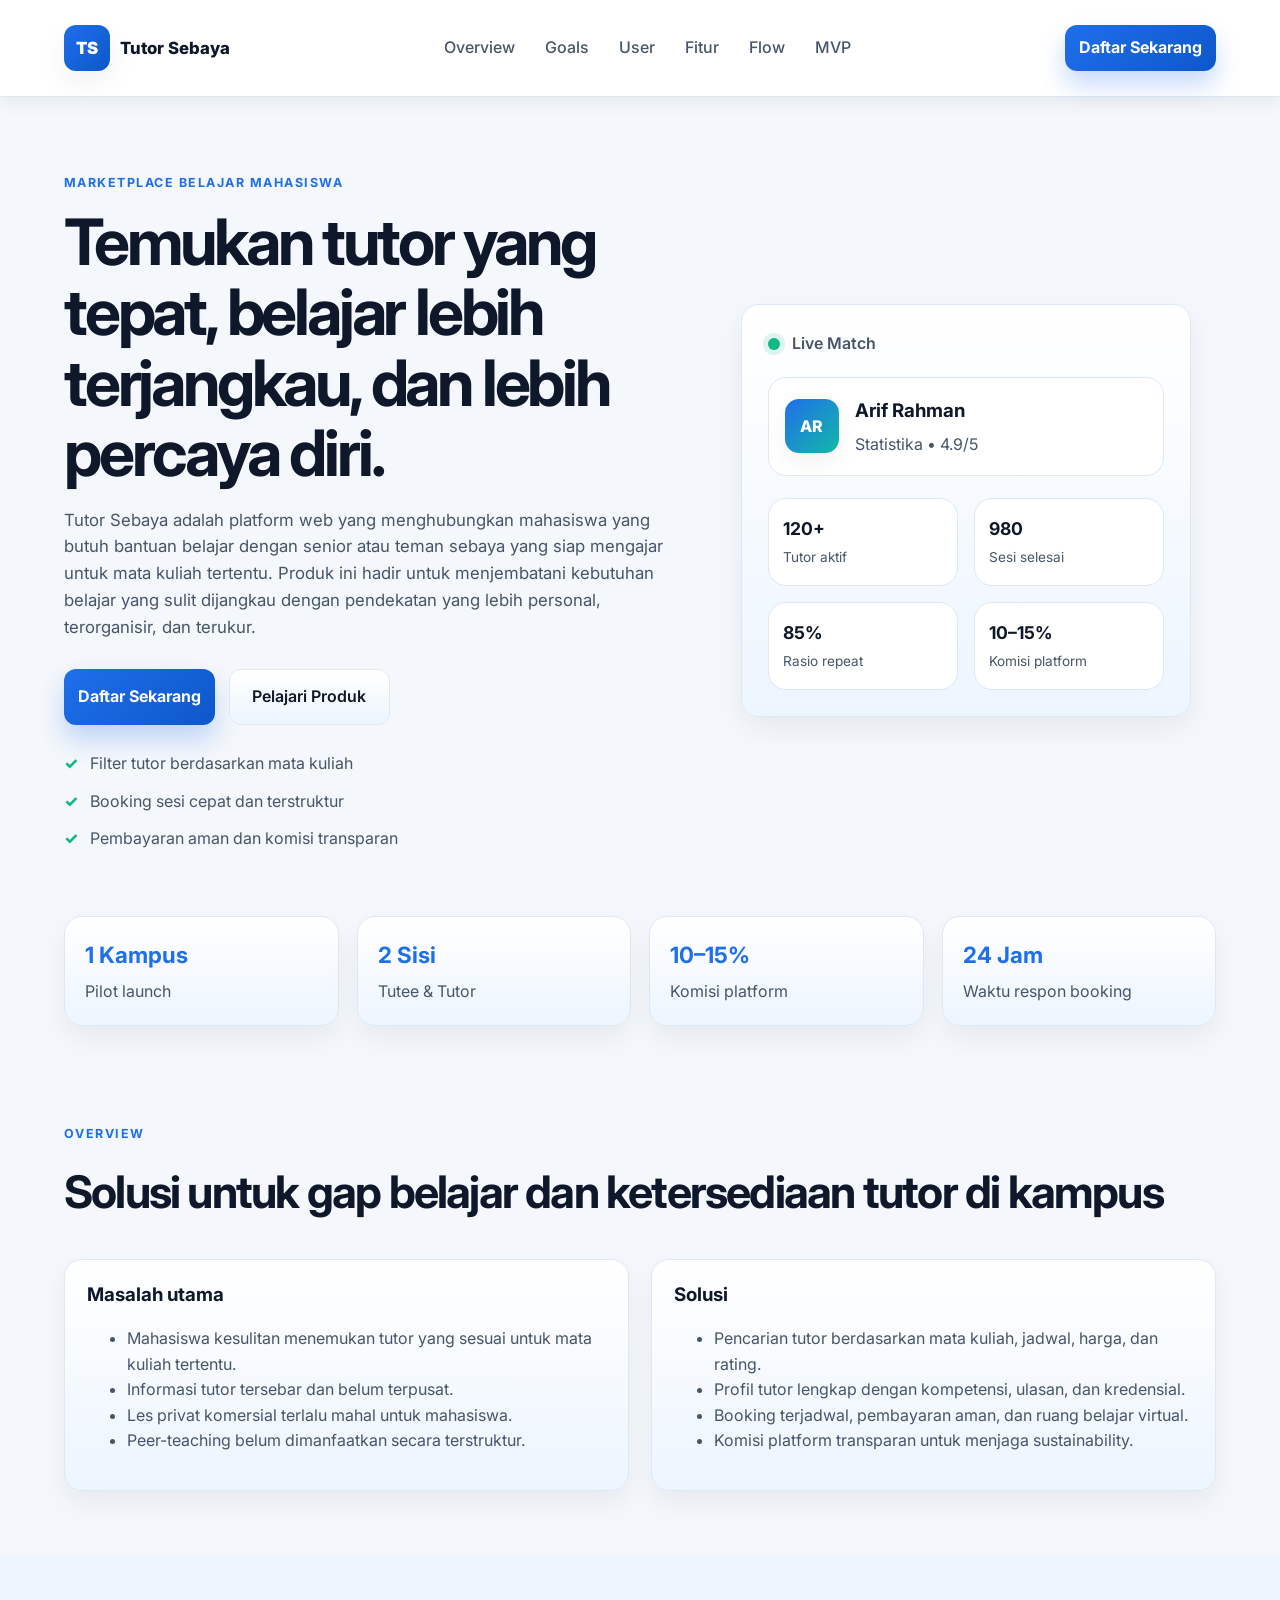
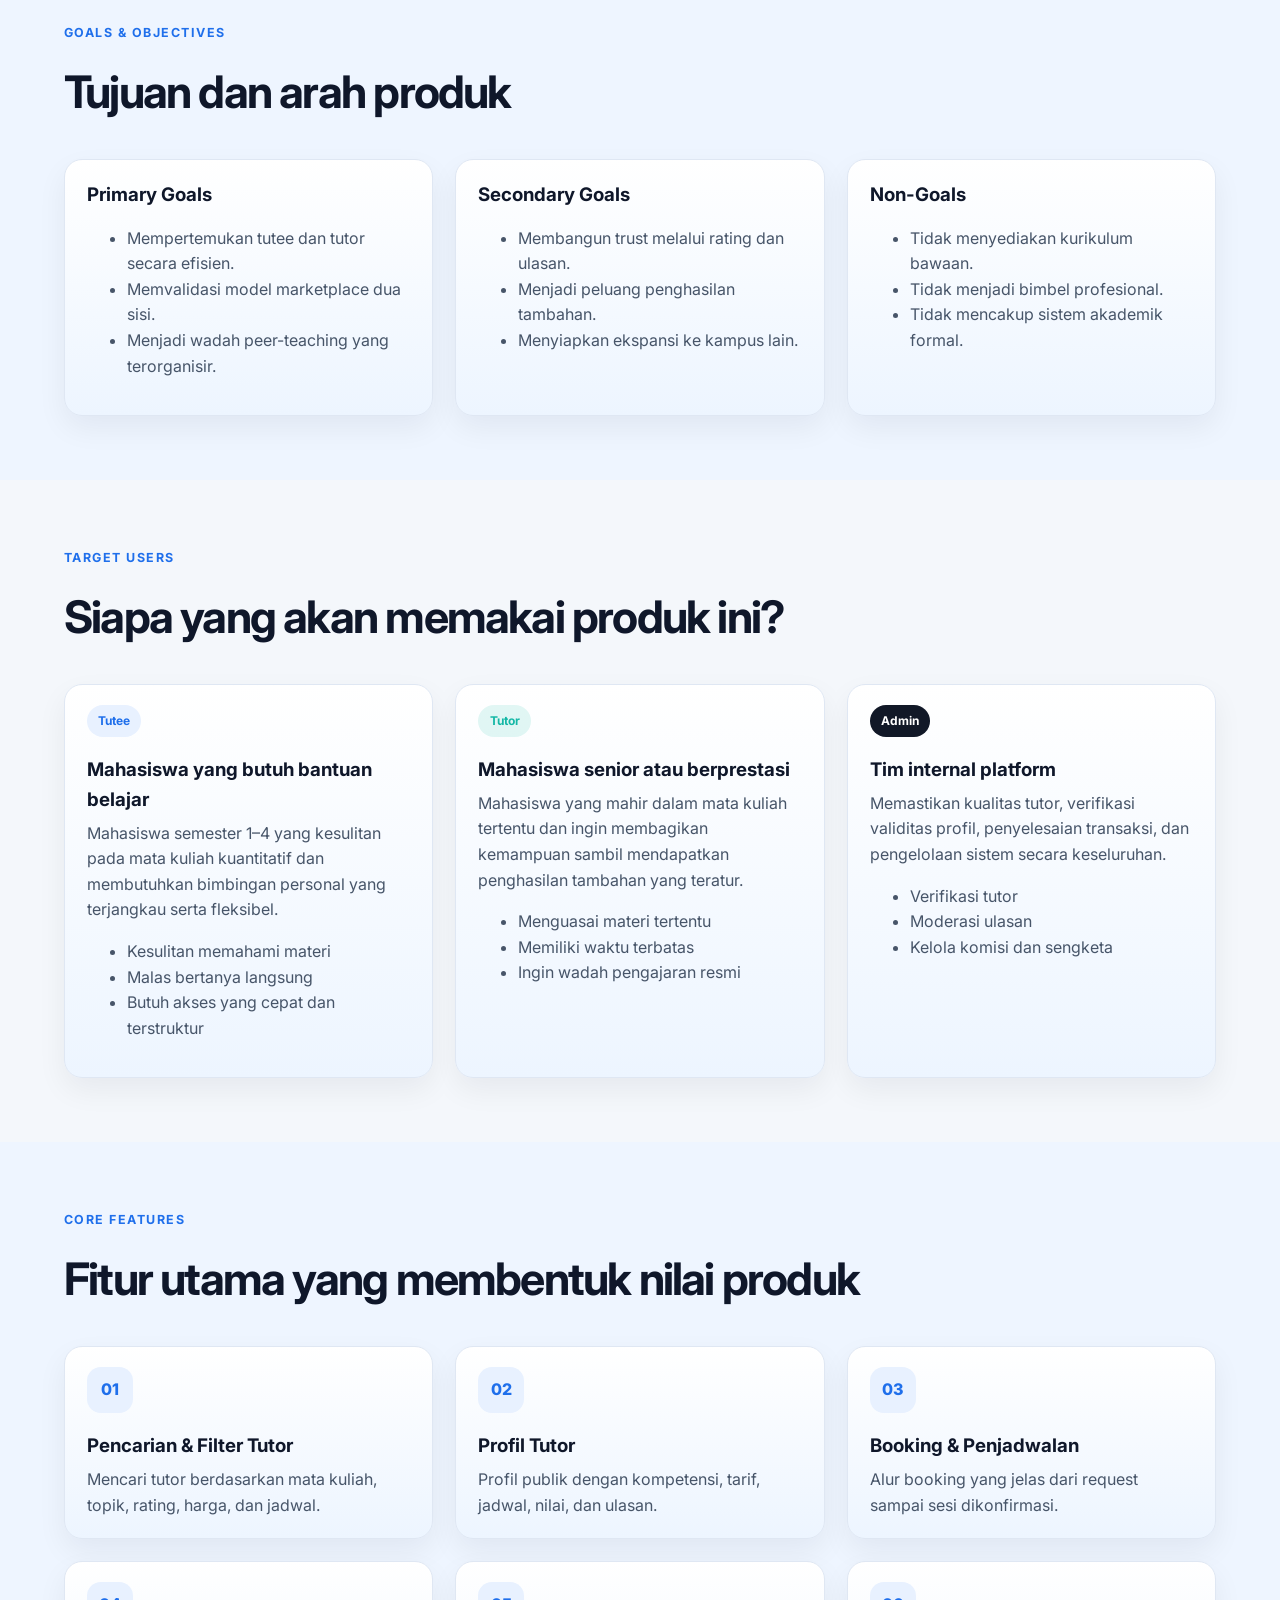
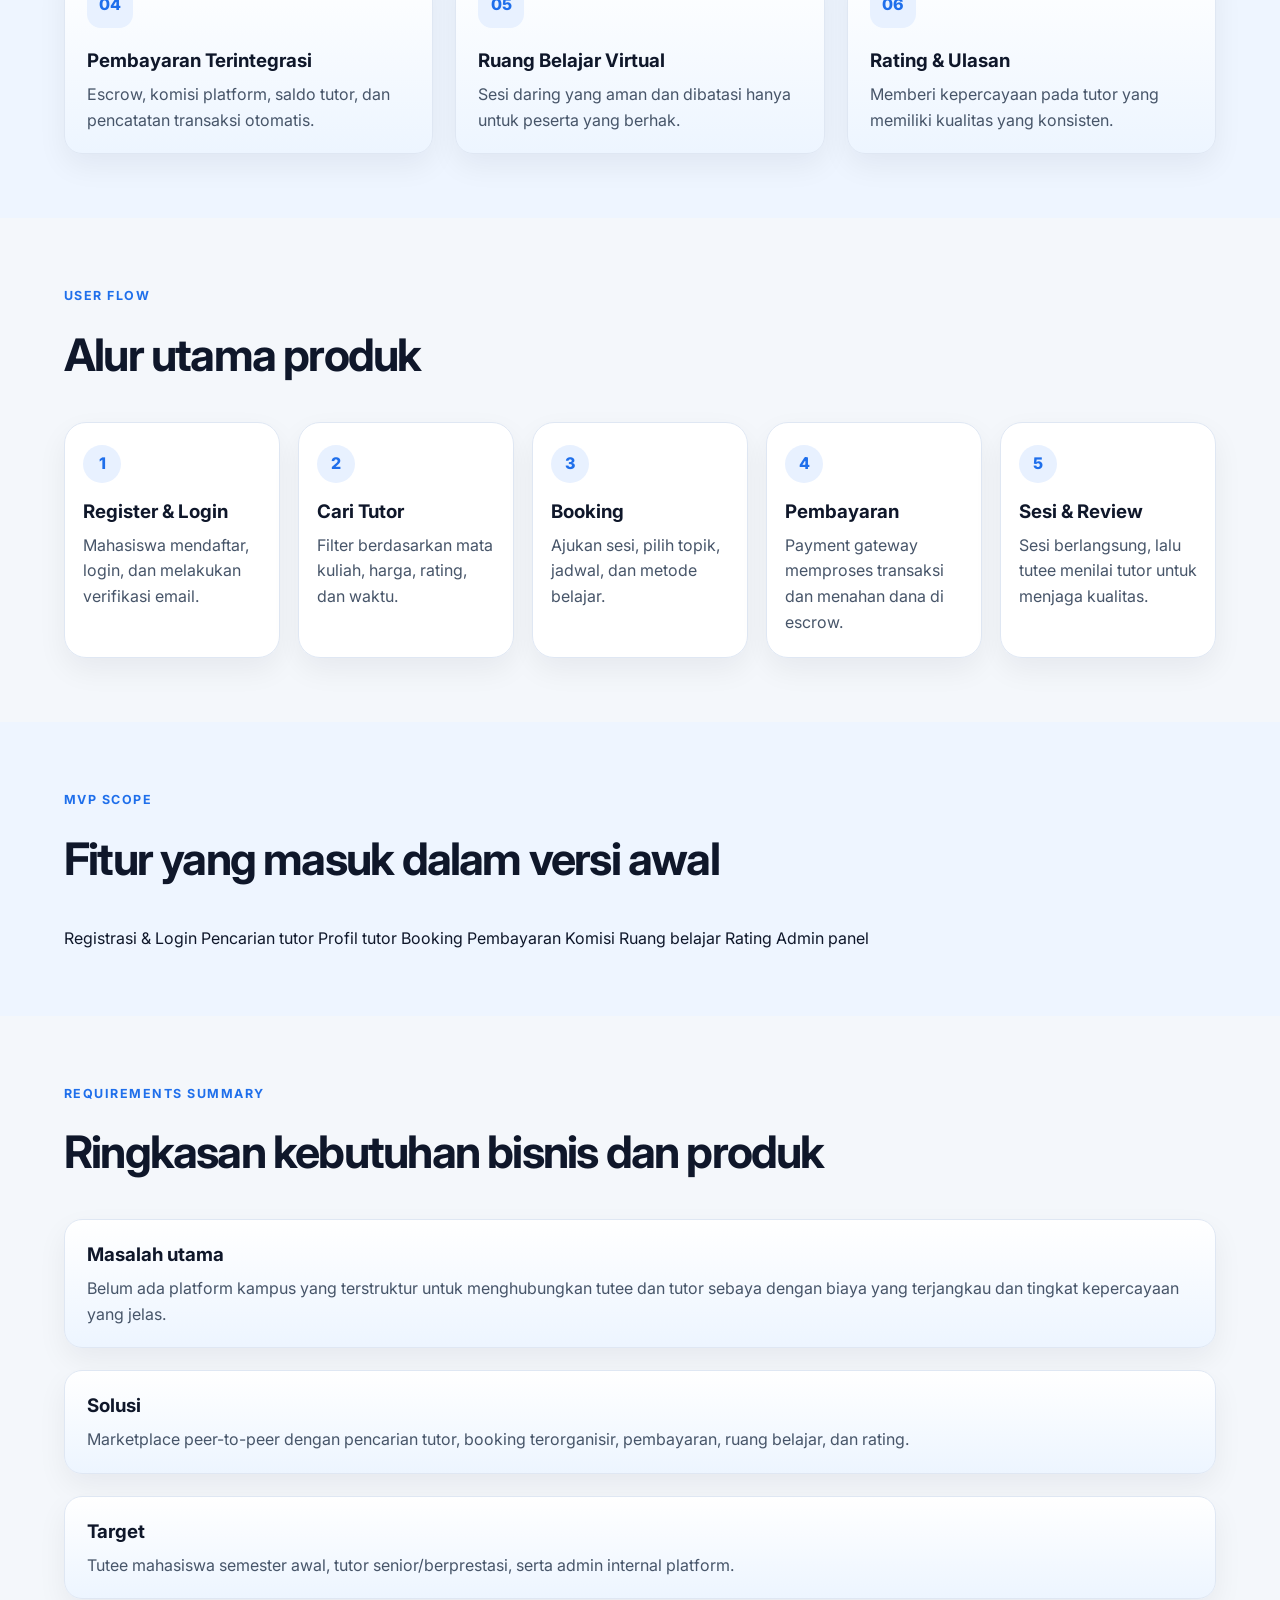
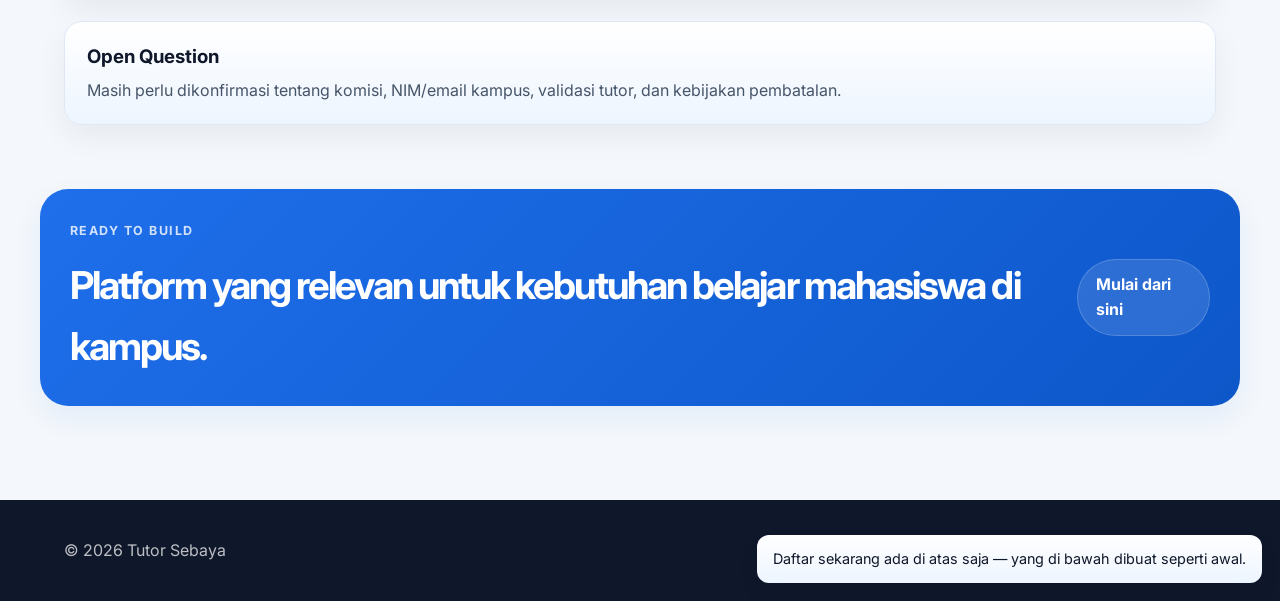
<file: index.html>
<!DOCTYPE html>
<html lang="id">
  <head>
    <meta charset="UTF-8" />
    <meta name="viewport" content="width=device-width, initial-scale=1.0" />
    <title>Tutor Sebaya | Platform Peer Tutoring Mahasiswa</title>
    <meta
      name="description"
      content="Tutor Sebaya adalah platform marketplace dua sisi yang menghubungkan mahasiswa yang membutuhkan bantuan belajar dengan tutor sebaya yang berkompeten dan terverifikasi."
    />
    <link rel="preconnect" href="https://fonts.googleapis.com" />
    <link rel="preconnect" href="https://fonts.gstatic.com" crossorigin />
    <link
      href="https://fonts.googleapis.com/css2?family=Inter:wght@400;500;600;700;800&display=swap"
      rel="stylesheet"
    />
    <link rel="stylesheet" href="styles.css" />
  </head>
  <body>
    <header class="topbar">
      <div class="container nav">
        <div class="brand">
          <span class="brand-mark">TS</span>
          <span>Tutor Sebaya</span>
        </div>
        <nav class="nav-links">
          <a href="#overview">Overview</a>
          <a href="#goals">Goals</a>
          <a href="#users">User</a>
          <a href="#features">Fitur</a>
          <a href="#flow">Flow</a>
          <a href="#mvp">MVP</a>
        </nav>
        <a href="register.html" class="nav-cta">Daftar Sekarang</a>
      </div>
    </header>

    <div class="toast-note" id="toastNote">Daftar sekarang ada di atas saja — yang di bawah dibuat seperti awal.</div>

    <main>
      <section class="hero">
        <div class="container hero-grid">
          <div class="hero-copy">
            <span class="eyebrow">Marketplace belajar mahasiswa</span>
            <h1>Temukan tutor yang tepat, belajar lebih terjangkau, dan lebih percaya diri.</h1>
            <p>
              Tutor Sebaya adalah platform web yang menghubungkan mahasiswa yang butuh
              bantuan belajar dengan senior atau teman sebaya yang siap mengajar untuk
              mata kuliah tertentu. Produk ini hadir untuk menjembatani kebutuhan belajar
              yang sulit dijangkau dengan pendekatan yang lebih personal, terorganisir,
              dan terukur.
            </p>
            <div class="hero-actions">
              <a class="primary" href="register.html">Daftar Sekarang</a>
              <a class="secondary" href="#overview">Pelajari Produk</a>
            </div>
            <ul class="hero-points">
              <li>Filter tutor berdasarkan mata kuliah</li>
              <li>Booking sesi cepat dan terstruktur</li>
              <li>Pembayaran aman dan komisi transparan</li>
            </ul>
          </div>

          <div class="hero-panel">
            <div class="panel-card">
              <div class="panel-head">
                <span class="dot green"></span>
                <span>Live Match</span>
              </div>

              <div class="tutor-mini-card">
                <div class="avatar">AR</div>
                <div>
                  <h3>Arif Rahman</h3>
                  <p>Statistika • 4.9/5</p>
                </div>
              </div>

              <div class="stats-grid">
                <div>
                  <strong>120+</strong>
                  <span>Tutor aktif</span>
                </div>
                <div>
                  <strong>980</strong>
                  <span>Sesi selesai</span>
                </div>
                <div>
                  <strong>85%</strong>
                  <span>Rasio repeat</span>
                </div>
                <div>
                  <strong>10–15%</strong>
                  <span>Komisi platform</span>
                </div>
              </div>
            </div>
          </div>
        </div>
      </section>

      <section class="metrics">
        <div class="container metric-grid">
          <div class="metric-box">
            <strong>1 Kampus</strong>
            <span>Pilot launch</span>
          </div>
          <div class="metric-box">
            <strong>2 Sisi</strong>
            <span>Tutee & Tutor</span>
          </div>
          <div class="metric-box">
            <strong>10–15%</strong>
            <span>Komisi platform</span>
          </div>
          <div class="metric-box">
            <strong>24 Jam</strong>
            <span>Waktu respon booking</span>
          </div>
        </div>
      </section>

      <section id="overview" class="section">
        <div class="container section-head">
          <span class="eyebrow">Overview</span>
          <h2>Solusi untuk gap belajar dan ketersediaan tutor di kampus</h2>
        </div>

        <div class="container overview-grid">
          <div class="content-card">
            <h3>Masalah utama</h3>
            <ul>
              <li>Mahasiswa kesulitan menemukan tutor yang sesuai untuk mata kuliah tertentu.</li>
              <li>Informasi tutor tersebar dan belum terpusat.</li>
              <li>Les privat komersial terlalu mahal untuk mahasiswa.</li>
              <li>Peer-teaching belum dimanfaatkan secara terstruktur.</li>
            </ul>
          </div>

          <div class="content-card accent">
            <h3>Solusi</h3>
            <ul>
              <li>Pencarian tutor berdasarkan mata kuliah, jadwal, harga, dan rating.</li>
              <li>Profil tutor lengkap dengan kompetensi, ulasan, dan kredensial.</li>
              <li>Booking terjadwal, pembayaran aman, dan ruang belajar virtual.</li>
              <li>Komisi platform transparan untuk menjaga sustainability.</li>
            </ul>
          </div>
        </div>
      </section>

      <section id="goals" class="section alt">
        <div class="container section-head">
          <span class="eyebrow">Goals & Objectives</span>
          <h2>Tujuan dan arah produk</h2>
        </div>

        <div class="container goals-grid">
          <div class="goal-box">
            <h3>Primary Goals</h3>
            <ul>
              <li>Mempertemukan tutee dan tutor secara efisien.</li>
              <li>Memvalidasi model marketplace dua sisi.</li>
              <li>Menjadi wadah peer-teaching yang terorganisir.</li>
            </ul>
          </div>
          <div class="goal-box">
            <h3>Secondary Goals</h3>
            <ul>
              <li>Membangun trust melalui rating dan ulasan.</li>
              <li>Menjadi peluang penghasilan tambahan.</li>
              <li>Menyiapkan ekspansi ke kampus lain.</li>
            </ul>
          </div>
          <div class="goal-box">
            <h3>Non-Goals</h3>
            <ul>
              <li>Tidak menyediakan kurikulum bawaan.</li>
              <li>Tidak menjadi bimbel profesional.</li>
              <li>Tidak mencakup sistem akademik formal.</li>
            </ul>
          </div>
        </div>
      </section>

      <section id="users" class="section">
        <div class="container section-head">
          <span class="eyebrow">Target Users</span>
          <h2>Siapa yang akan memakai produk ini?</h2>
        </div>

        <div class="container user-grid">
          <article class="user-card">
            <span class="badge badge-primary">Tutee</span>
            <h3>Mahasiswa yang butuh bantuan belajar</h3>
            <p>
              Mahasiswa semester 1–4 yang kesulitan pada mata kuliah kuantitatif dan
              membutuhkan bimbingan personal yang terjangkau serta fleksibel.
            </p>
            <ul>
              <li>Kesulitan memahami materi</li>
              <li>Malas bertanya langsung</li>
              <li>Butuh akses yang cepat dan terstruktur</li>
            </ul>
          </article>

          <article class="user-card">
            <span class="badge badge-secondary">Tutor</span>
            <h3>Mahasiswa senior atau berprestasi</h3>
            <p>
              Mahasiswa yang mahir dalam mata kuliah tertentu dan ingin membagikan
              kemampuan sambil mendapatkan penghasilan tambahan yang teratur.
            </p>
            <ul>
              <li>Menguasai materi tertentu</li>
              <li>Memiliki waktu terbatas</li>
              <li>Ingin wadah pengajaran resmi</li>
            </ul>
          </article>

          <article class="user-card">
            <span class="badge badge-dark">Admin</span>
            <h3>Tim internal platform</h3>
            <p>
              Memastikan kualitas tutor, verifikasi validitas profil, penyelesaian transaksi,
              dan pengelolaan sistem secara keseluruhan.
            </p>
            <ul>
              <li>Verifikasi tutor</li>
              <li>Moderasi ulasan</li>
              <li>Kelola komisi dan sengketa</li>
            </ul>
          </article>
        </div>
      </section>

      <section id="features" class="section alt">
        <div class="container section-head">
          <span class="eyebrow">Core Features</span>
          <h2>Fitur utama yang membentuk nilai produk</h2>
        </div>

        <div class="container feature-grid">
          <div class="feature-card">
            <div class="icon">01</div>
            <h3>Pencarian & Filter Tutor</h3>
            <p>Mencari tutor berdasarkan mata kuliah, topik, rating, harga, dan jadwal.</p>
          </div>
          <div class="feature-card">
            <div class="icon">02</div>
            <h3>Profil Tutor</h3>
            <p>Profil publik dengan kompetensi, tarif, jadwal, nilai, dan ulasan.</p>
          </div>
          <div class="feature-card">
            <div class="icon">03</div>
            <h3>Booking & Penjadwalan</h3>
            <p>Alur booking yang jelas dari request sampai sesi dikonfirmasi.</p>
          </div>
          <div class="feature-card">
            <div class="icon">04</div>
            <h3>Pembayaran Terintegrasi</h3>
            <p>Escrow, komisi platform, saldo tutor, dan pencatatan transaksi otomatis.</p>
          </div>
          <div class="feature-card">
            <div class="icon">05</div>
            <h3>Ruang Belajar Virtual</h3>
            <p>Sesi daring yang aman dan dibatasi hanya untuk peserta yang berhak.</p>
          </div>
          <div class="feature-card">
            <div class="icon">06</div>
            <h3>Rating & Ulasan</h3>
            <p>Memberi kepercayaan pada tutor yang memiliki kualitas yang konsisten.</p>
          </div>
        </div>
      </section>

      <section id="flow" class="section">
        <div class="container section-head">
          <span class="eyebrow">User Flow</span>
          <h2>Alur utama produk</h2>
        </div>

        <div class="container flow-wrapper">
          <div class="flow-stage">
            <span class="stage-number">1</span>
            <h3>Register & Login</h3>
            <p>Mahasiswa mendaftar, login, dan melakukan verifikasi email.</p>
          </div>
          <div class="flow-stage">
            <span class="stage-number">2</span>
            <h3>Cari Tutor</h3>
            <p>Filter berdasarkan mata kuliah, harga, rating, dan waktu.</p>
          </div>
          <div class="flow-stage">
            <span class="stage-number">3</span>
            <h3>Booking</h3>
            <p>Ajukan sesi, pilih topik, jadwal, dan metode belajar.</p>
          </div>
          <div class="flow-stage">
            <span class="stage-number">4</span>
            <h3>Pembayaran</h3>
            <p>Payment gateway memproses transaksi dan menahan dana di escrow.</p>
          </div>
          <div class="flow-stage">
            <span class="stage-number">5</span>
            <h3>Sesi & Review</h3>
            <p>Sesi berlangsung, lalu tutee menilai tutor untuk menjaga kualitas.</p>
          </div>
        </div>
      </section>

      <section id="mvp" class="section alt">
        <div class="container section-head">
          <span class="eyebrow">MVP Scope</span>
          <h2>Fitur yang masuk dalam versi awal</h2>
        </div>

        <div class="container mvp-grid">
          <div class="pill-list">
            <span>Registrasi & Login</span>
            <span>Pencarian tutor</span>
            <span>Profil tutor</span>
            <span>Booking</span>
            <span>Pembayaran</span>
            <span>Komisi</span>
            <span>Ruang belajar</span>
            <span>Rating</span>
            <span>Admin panel</span>
          </div>
        </div>
      </section>

      <section class="section">
        <div class="container section-head">
          <span class="eyebrow">Requirements Summary</span>
          <h2>Ringkasan kebutuhan bisnis dan produk</h2>
        </div>

        <div class="container summary-grid">
          <div class="summary-box">
            <h3>Masalah utama</h3>
            <p>Belum ada platform kampus yang terstruktur untuk menghubungkan tutee dan tutor sebaya dengan biaya yang terjangkau dan tingkat kepercayaan yang jelas.</p>
          </div>
          <div class="summary-box">
            <h3>Solusi</h3>
            <p>Marketplace peer-to-peer dengan pencarian tutor, booking terorganisir, pembayaran, ruang belajar, dan rating.</p>
          </div>
          <div class="summary-box">
            <h3>Target</h3>
            <p>Tutee mahasiswa semester awal, tutor senior/berprestasi, serta admin internal platform.</p>
          </div>
          <div class="summary-box">
            <h3>Open Question</h3>
            <p>Masih perlu dikonfirmasi tentang komisi, NIM/email kampus, validasi tutor, dan kebijakan pembatalan.</p>
          </div>
        </div>
      </section>

      <section class="section cta-section">
        <div class="container cta-box">
          <div>
            <span class="eyebrow">Ready to build</span>
            <h2>Platform yang relevan untuk kebutuhan belajar mahasiswa di kampus.</h2>
          </div>
          <span class="cta-simple">Mulai dari sini</span>
        </div>
      </section>
    </main>

    <footer class="site-footer">
      <div class="container footer-wrap">
        <p>© <span id="year"></span> Tutor Sebaya</p>
        <p>Marketplace peer tutoring untuk mahasiswa.</p>
      </div>
    </footer>

    <script src="script.js"></script>
  </body>
</html>
</file>
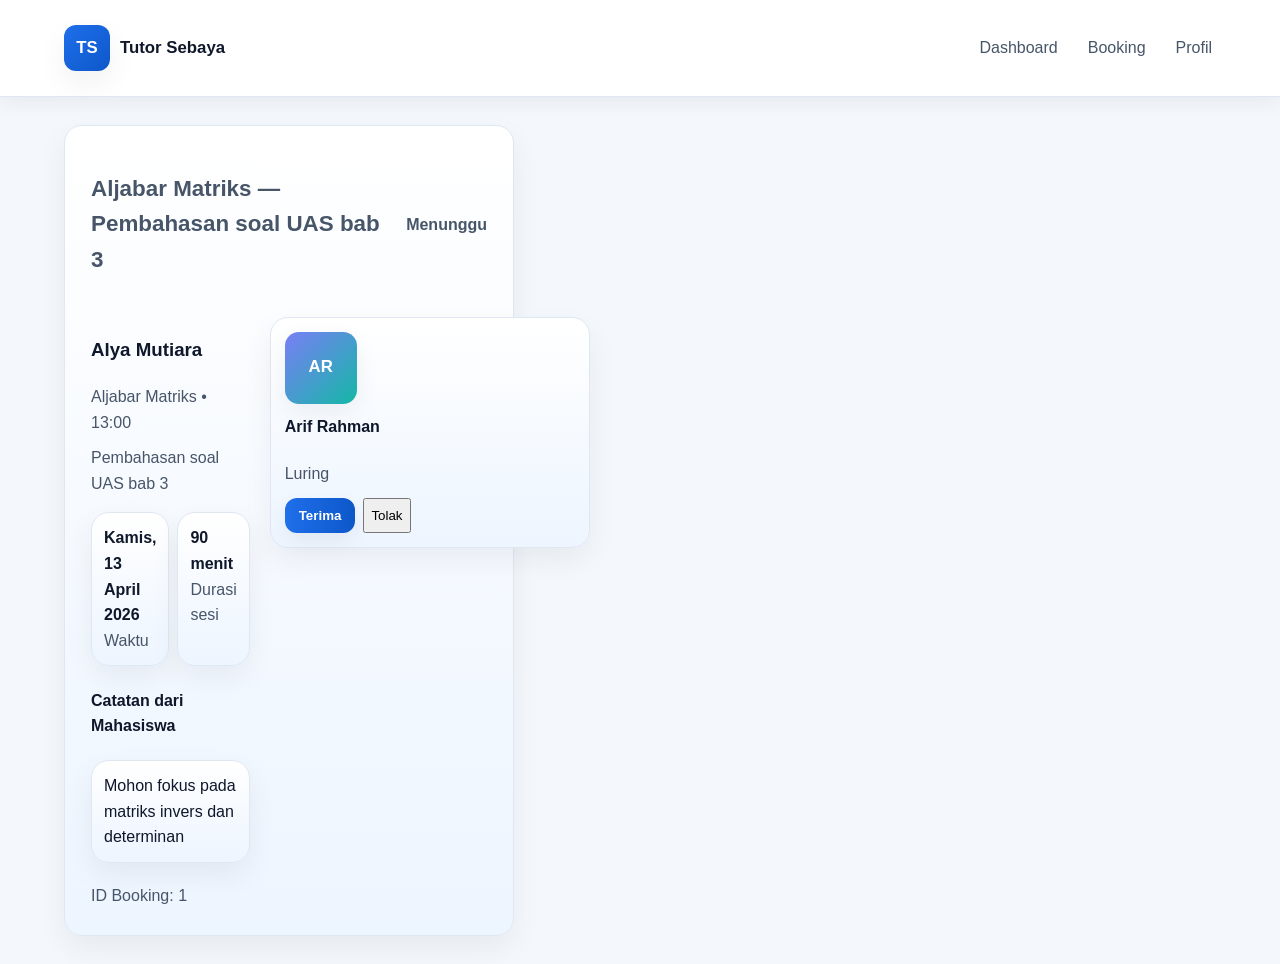
<file: booking-detail.html>
<!DOCTYPE html>
<html lang="id">
  <head>
    <meta charset="utf-8" />
    <meta name="viewport" content="width=device-width,initial-scale=1" />
    <title>Detail Booking | Tutor Sebaya</title>
    <link rel="stylesheet" href="styles.css" />
  </head>
  <body>
    <header class="topbar">
      <div class="container nav">
        <div class="brand"><span class="brand-mark">TS</span> Tutor Sebaya</div>
        <nav class="nav-links">
          <a href="dashboard-mentor.html">Dashboard</a>
          <a href="booking-saya.html">Booking</a>
          <a href="#">Profil</a>
        </nav>
      </div>
    </header>

    <main class="page">
      <div class="container">
        <section class="panel-card" id="booking-detail-card">
          <div class="panel-head">
            <h2 id="bd-title">Detail Booking</h2>
            <div class="muted" id="bd-status">Status</div>
          </div>

          <div style="display:grid;gap:12px">
            <div class="content-row" style="grid-template-columns:1fr 320px;">
              <div>
                <h3 id="bd-student">Nama Mahasiswa</h3>
                <div class="muted" id="bd-matkul">Mata Kuliah</div>
                <p id="bd-topic" class="muted" style="margin-top:10px">Topik / Deskripsi</p>

                <div style="display:grid;grid-template-columns:repeat(2,1fr);gap:8px;margin-top:12px">
                  <div class="panel-card" style="padding:12px">
                    <strong id="bd-date">Tanggal</strong>
                    <div class="muted">Waktu</div>
                  </div>
                  <div class="panel-card" style="padding:12px">
                    <strong id="bd-duration">Durasi</strong>
                    <div class="muted">Durasi sesi</div>
                  </div>
                </div>

                <div style="margin-top:12px">
                  <h4>Catatan dari Mahasiswa</h4>
                  <div class="content-card" id="bd-notes" style="padding:12px">-</div>
                </div>
              </div>

              <aside>
                <div class="panel-card" style="padding:14px">
                  <div class="avatar large" id="bd-avatar">AR</div>
                  <h4 style="margin-top:10px" id="bd-tutor">Nama Tutor</h4>
                  <div class="muted" id="bd-mode">Mode</div>

                  <div style="margin-top:12px;display:flex;gap:8px">
                    <button id="bd-accept" class="submit-btn">Terima</button>
                    <button id="bd-reject" class="cancel">Tolak</button>
                  </div>
                </div>
              </aside>
            </div>

            <div style="margin-top:8px" class="muted">ID Booking: <span id="bd-id">-</span></div>
          </div>
        </section>
      </div>
    </main>

    <script>
      // sample data mirror (matches items from dashboard-mentor)
      const bookings = {
        '1': { id:1, student:'Alya Mutiara', matkul:'Aljabar Matriks', topic:'Pembahasan soal UAS bab 3', date:'Kamis, 13 April 2026', time:'13:00', duration:'90 menit', status:'Menunggu', notes:'Mohon fokus pada matriks invers dan determinan', tutor:'Arif Rahman', mode:'Luring' },
        '2': { id:2, student:'Rafa Putra', matkul:'Statistika', topic:'Praktik analisis regresi', date:'Jumat, 15 April 2026', time:'10:00', duration:'90 menit', status:'Menunggu', notes:'Bawa dataset Excel', tutor:'Arif Rahman', mode:'Online' }
      };

      function qs(id){ return document.getElementById(id); }

      function renderBooking(id){
        const b = bookings[id];
        if (!b) return qs('booking-detail-card').innerHTML = '<p>Booking tidak ditemukan.</p>';
        qs('bd-title').textContent = b.matkul + ' — ' + b.topic;
        qs('bd-status').textContent = b.status;
        qs('bd-student').textContent = b.student;
        qs('bd-matkul').textContent = b.matkul + ' • ' + b.time;
        qs('bd-topic').textContent = b.topic;
        qs('bd-date').textContent = b.date;
        qs('bd-duration').textContent = b.duration;
        qs('bd-notes').textContent = b.notes;
        qs('bd-id').textContent = b.id;
        qs('bd-avatar').textContent = b.tutor.split(' ').map(n=>n[0]).slice(0,2).join('');
        qs('bd-tutor').textContent = b.tutor;
        qs('bd-mode').textContent = b.mode;

        // accept / reject actions: keep simple and mirror behavior
        qs('bd-accept').addEventListener('click', ()=>{ alert('Booking diterima'); });
        qs('bd-reject').addEventListener('click', ()=>{ if (confirm('Tolak booking ini?')) alert('Booking ditolak'); });
      }

      // read param
      const params = new URLSearchParams(window.location.search);
      const id = params.get('booking') || params.get('id') || '1';
      renderBooking(id);
    </script>
  </body>
</html>
</file>
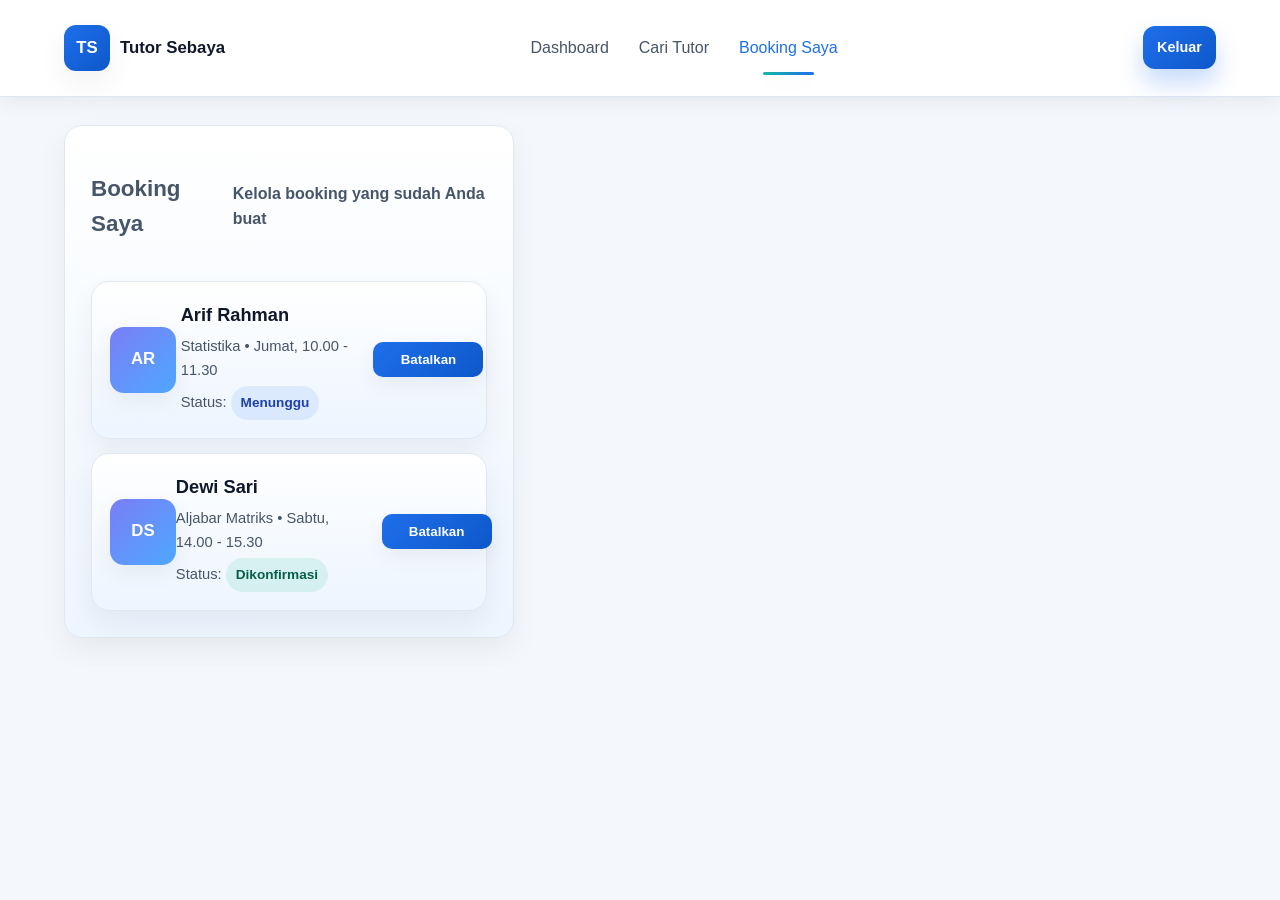
<file: booking-saya.html>
<!DOCTYPE html>
<html lang="id">
  <head>
    <meta charset="utf-8" />
    <meta name="viewport" content="width=device-width,initial-scale=1" />
    <title>Booking Saya | Tutor Sebaya</title>
    <link rel="stylesheet" href="styles.css" />
  </head>
  <body>
    <header class="topbar">
      <div class="container nav">
        <div class="brand"><span class="brand-mark">TS</span> Tutor Sebaya</div>
        <nav class="nav-links">
          <a href="dashboard-mahasiswa.html">Dashboard</a>
          <a href="cari-tutor.html">Cari Tutor</a>
          <a href="booking-saya.html" class="active">Booking Saya</a>
        </nav>
        <a href="index.html" class="nav-cta small">Keluar</a>
      </div>
    </header>

    <main class="container page">
      <section class="panel-card">
        <div class="panel-head">
          <h2>Booking Saya</h2>
          <div class="muted">Kelola booking yang sudah Anda buat</div>
        </div>

        <div id="bookings" style="margin-top:18px" class="booking-list"></div>
      </section>
    </main>

    <!-- Cancel confirmation modal -->
    <div id="cancel-backdrop" class="modal-backdrop" style="display:none">
      <div class="modal" role="dialog" aria-modal="true">
        <h3>Konfirmasi Pembatalan</h3>
        <p class="muted">Apakah Anda yakin ingin membatalkan booking ini?</p>
        <div class="modal-actions">
          <button id="cancel-no" class="cancel">Batal</button>
          <button id="cancel-yes" class="confirm">Ya, Batalkan</button>
        </div>
      </div>
    </div>

    <script>
      const bookings = [
        { id:1, tutor:'Arif Rahman', matkul:'Statistika', when:'Jumat, 10.00 - 11.30', status:'Menunggu' },
        { id:2, tutor:'Dewi Sari', matkul:'Aljabar Matriks', when:'Sabtu, 14.00 - 15.30', status:'Dikonfirmasi' }
      ];

      const el = document.getElementById('bookings');

      function render() {
        if (!bookings.length) { el.innerHTML = '<div class="booking-empty">Tidak ada booking.</div>'; return; }
        el.innerHTML = bookings.map(b => `
          <div class="tutor-card">
            <div class="tutor-left"><div class="avatar small">${b.tutor.split(' ').map(n=>n[0]).slice(0,2).join('')}</div></div>
            <div class="tutor-mid">
              <strong>${b.tutor}</strong>
              <div class="muted">${b.matkul} • ${b.when}</div>
              <div class="muted">Status: <span class="status-pill ${b.status.toLowerCase().replace(/\s+/g,'')}">${b.status}</span></div>
            </div>
            <div class="tutor-right">
              <button class="submit-btn" data-id="${b.id}" data-action="cancel">Batalkan</button>
            </div>
          </div>
        `).join('');

        document.querySelectorAll('button[data-action="cancel"]').forEach(btn => {
          btn.addEventListener('click', (e)=>{
            const id = Number(btn.dataset.id);
            openCancelModal(id);
          });
        });
      }

      render();

      // toast
      function showToast(text, variant){
        const t = document.createElement('div');
        t.className = 'toast-note ' + (variant||'');
        t.textContent = text;
        document.body.appendChild(t);
        setTimeout(()=>{ t.style.opacity = '0'; t.style.transform = 'translateY(6px)'; }, 2200);
        setTimeout(()=> t.remove(), 2600);
      }

      // cancel modal logic
      const cancelBackdrop = document.getElementById('cancel-backdrop');
      const cancelYes = document.getElementById('cancel-yes');
      const cancelNo = document.getElementById('cancel-no');
      let cancelTargetId = null;

      function openCancelModal(id){
        cancelTargetId = id;
        cancelBackdrop.style.display = 'flex';
      }

      function closeCancelModal(){
        cancelBackdrop.style.display = 'none';
        cancelTargetId = null;
      }

      cancelNo.addEventListener('click', closeCancelModal);
      cancelBackdrop.addEventListener('click', (e)=>{ if (e.target === cancelBackdrop) closeCancelModal(); });
      cancelYes.addEventListener('click', ()=>{
        if (cancelTargetId == null) return closeCancelModal();
        const idx = bookings.findIndex(x=>x.id===cancelTargetId);
        if (idx >= 0) bookings.splice(idx,1);
        render();
        showToast('Booking dibatalkan.','success');
        closeCancelModal();
      });
    </script>
  </body>
</html>
</file>
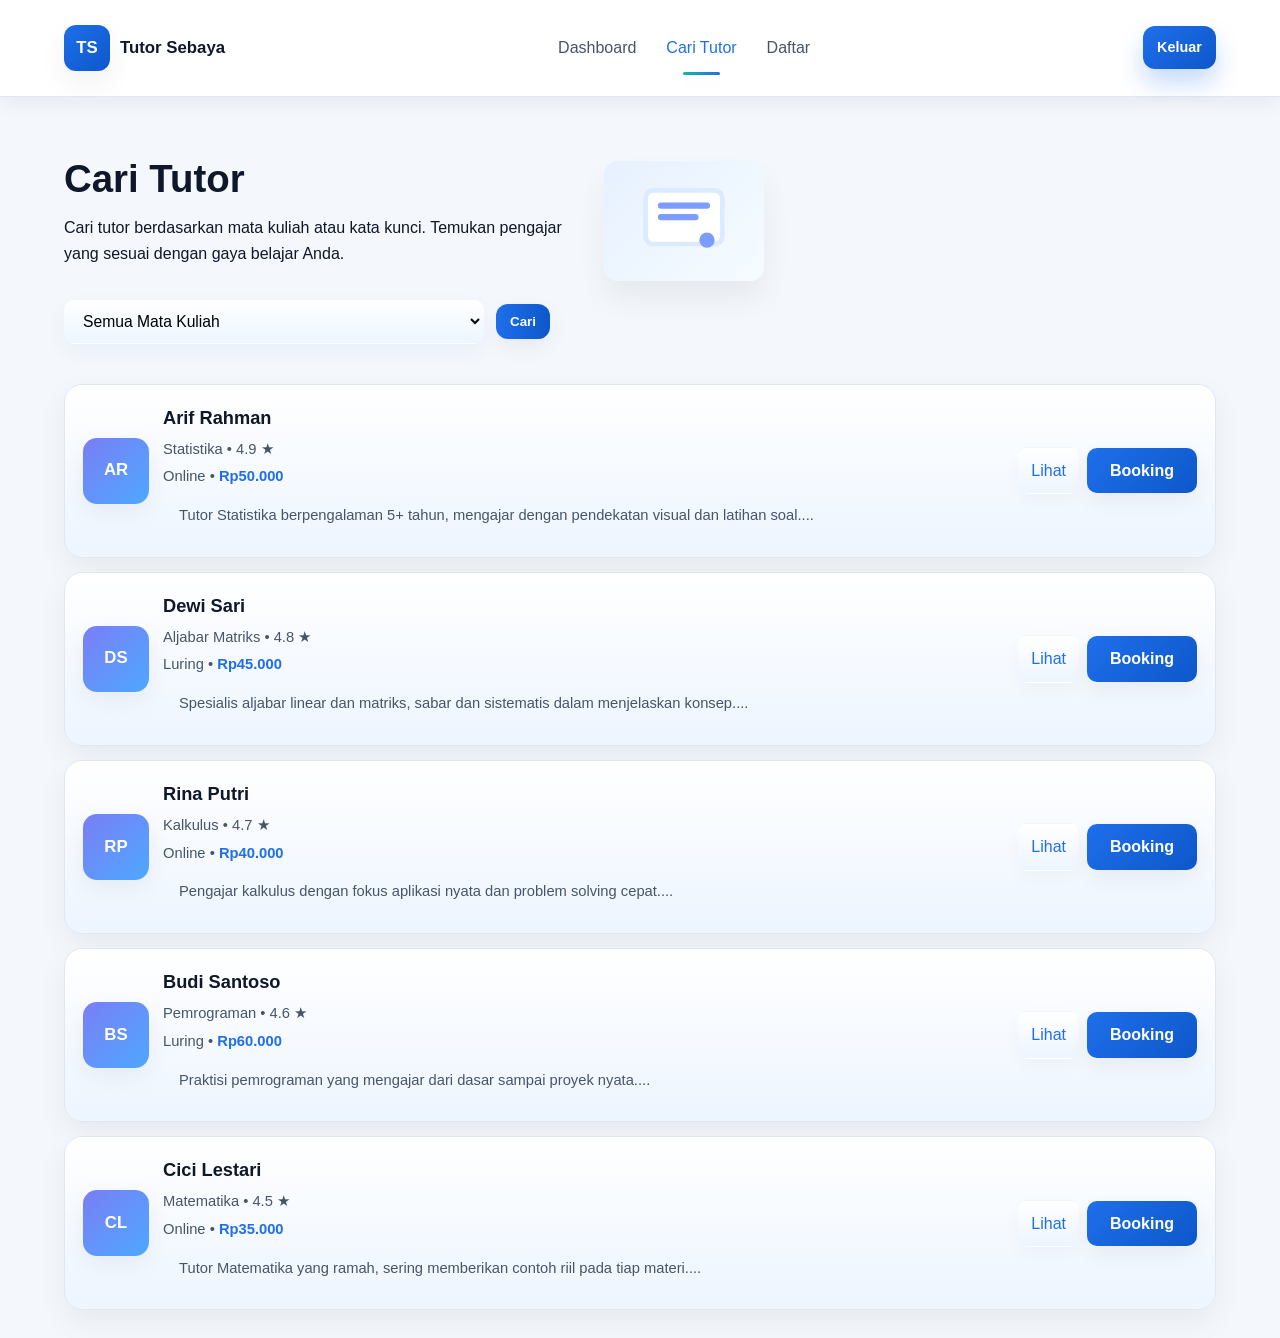
<file: cari-tutor.html>
<!DOCTYPE html>
<html lang="id">
  <head>
    <meta charset="utf-8" />
    <meta name="viewport" content="width=device-width,initial-scale=1" />
    <title>Cari Tutor | Tutor Sebaya</title>
    <link rel="stylesheet" href="styles.css" />
  </head>
  <body>
    <header class="topbar">
      <div class="container nav">
        <div class="brand"><span class="brand-mark">TS</span> Tutor Sebaya</div>
        <nav class="nav-links">
          <a href="dashboard-mahasiswa.html">Dashboard</a>
          <a href="cari-tutor.html" class="active">Cari Tutor</a>
          <a href="register.html">Daftar</a>
        </nav>
        <a href="index.html" class="nav-cta small">Keluar</a>
      </div>
    </header>

    <main class="container page">
      <section class="search-panel">
        <div style="display:flex;align-items:center;gap:20px;">
          <div>
            <h1>Cari Tutor</h1>
            <p style="max-width:520px">Cari tutor berdasarkan mata kuliah atau kata kunci. Temukan pengajar yang sesuai dengan gaya belajar Anda.</p>
          </div>
          <div class="hero-ill" aria-hidden="true">
            <svg viewBox="0 0 24 24" fill="none" xmlns="http://www.w3.org/2000/svg" aria-hidden="true">
              <rect x="2" y="4" width="20" height="14" rx="2" fill="#fff" stroke="#dbeafe" stroke-width="1.2"/>
              <path d="M6 8h12M6 11h9" stroke="#7c9cff" stroke-width="1.6" stroke-linecap="round"/>
              <circle cx="18" cy="17" r="2" fill="#7c9cff"/>
            </svg>
          </div>
        </div>

        <div class="search-row">
          <select id="matkul-filter">
            <option value="">Semua Mata Kuliah</option>
            <option>Matematika</option>
            <option>Aljabar Matriks</option>
            <option>Kalkulus</option>
            <option>Statistika</option>
            <option>Pemrograman</option>
          </select>
          <button id="search-btn" class="submit-btn">Cari</button>
        </div>
      </section>
      
      <!-- Tutor detail modal -->
      <div id="detail-backdrop" class="modal-backdrop" style="display:none">
        <div class="modal" role="dialog" aria-modal="true">
          <button id="detail-close" class="close">×</button>
          <div style="display:flex;gap:14px;align-items:center;">
            <div class="avatar large" id="detail-avatar">AR</div>
            <div style="flex:1">
              <h3 id="detail-name">Nama Tutor</h3>
              <div id="detail-matkul" class="muted">Mata Kuliah</div>
            </div>
          </div>
          <div style="margin-top:12px">
            <div id="detail-rating" class="muted">Rating</div>
            <p id="detail-bio" class="muted" style="margin-top:8px"></p>
          </div>
          <div id="detail-reviews" style="margin-top:12px"></div>
          <div class="modal-actions">
            <a id="detail-book" class="submit-btn" href="#">Pesan Sekarang</a>
            <button id="detail-close-2" class="cancel">Tutup</button>
          </div>
        </div>
      </div>

      <section class="results-panel">
        <div id="results" class="tutor-list"></div>
      </section>
    </main>

    <script>
      // Read URL param 'matkul' to prefill and auto-search
      function getQueryParam(name) {
        const params = new URLSearchParams(window.location.search);
        return params.get(name) || '';
      }

      const tutors = [
        { name: 'Arif Rahman', matkul: 'Statistika', rating: 4.9, mode: 'Online', price: 50000, bio: 'Tutor Statistika berpengalaman 5+ tahun, mengajar dengan pendekatan visual dan latihan soal.', reviews: [{user:'Siti',text:'Membantu saya lulus statistik!',r:5},{user:'Andi',text:'Cara mengajarnya jelas.',r:4}] },
        { name: 'Dewi Sari', matkul: 'Aljabar Matriks', rating: 4.8, mode: 'Luring', price: 45000, bio: 'Spesialis aljabar linear dan matriks, sabar dan sistematis dalam menjelaskan konsep.', reviews: [{user:'Riyan',text:'Sabar dan komunikatif.',r:5}] },
        { name: 'Rina Putri', matkul: 'Kalkulus', rating: 4.7, mode: 'Online', price: 40000, bio: 'Pengajar kalkulus dengan fokus aplikasi nyata dan problem solving cepat.', reviews: [{user:'Maya',text:'Penjelasan aplikatif, recommended.',r:5}] },
        { name: 'Budi Santoso', matkul: 'Pemrograman', rating: 4.6, mode: 'Luring', price: 60000, bio: 'Praktisi pemrograman yang mengajar dari dasar sampai proyek nyata.', reviews: [{user:'Fajar',text:'Proyeknya menarik dan menantang.',r:4}] },
        { name: 'Cici Lestari', matkul: 'Matematika', rating: 4.5, mode: 'Online', price: 35000, bio: 'Tutor Matematika yang ramah, sering memberikan contoh riil pada tiap materi.', reviews: [{user:'Lina',text:'Mudah dimengerti.',r:5}] }
      ];

      const resultsEl = document.getElementById('results');
      const matkulEl = document.getElementById('matkul-filter');
      const btn = document.getElementById('search-btn');

      function render(list) {
        if (!list.length) {
          resultsEl.innerHTML = '<p>Tidak ditemukan tutor untuk kriteria tersebut.</p>';
          return;
        }
        resultsEl.innerHTML = list.map(t => `
          <div class="tutor-card">
            <div class="tutor-left">
              <div class="avatar small">${t.name.split(' ').map(n=>n[0]).slice(0,2).join('')}</div>
            </div>
            <div class="tutor-mid">
              <strong>${t.name}</strong>
              <div class="muted">${t.matkul} • ${t.rating} ★</div>
              <div class="muted">${t.mode} • <span class="price">Rp${t.price.toLocaleString('id-ID')}</span></div>
              <div class="muted small">${t.bio.split(' ').slice(0,12).join(' ')}...</div>
            </div>
            <div class="tutor-right">
              <a class="secondary-btn" href="#" data-name="${t.name}">Lihat</a>
              <a class="submit-btn" href="#" data-book="${t.name}">Booking</a>
            </div>
          </div>
        `).join('');
        attachResultHandlers();
      }

      // attach event handlers to result buttons (called after render)
      function attachResultHandlers(){
        // Lihat (detail)
        document.querySelectorAll('.secondary-btn[data-name]').forEach(btn => {
          btn.addEventListener('click', (e)=>{
            e.preventDefault();
            const name = btn.dataset.name;
            const t = tutors.find(x=>x.name === name);
            if (!t) return;
            document.getElementById('detail-name').textContent = t.name;
            document.getElementById('detail-matkul').textContent = t.matkul + ' • ' + t.mode;
            document.getElementById('detail-rating').textContent = 'Rating: ' + t.rating + ' ★';
            document.getElementById('detail-bio').textContent = t.bio;
            document.getElementById('detail-avatar').textContent = t.name.split(' ').map(n=>n[0]).slice(0,2).join('');
            // render reviews
            const revWrap = document.getElementById('detail-reviews');
            revWrap.innerHTML = t.reviews.map(r=>`<div style="padding:10px;border-radius:10px;background:#fff;margin-top:8px;border:1px solid var(--line)"><strong>${r.user}</strong><div class=\"muted\" style=\"margin-top:6px\">${r.text}</div></div>`).join('');
            document.getElementById('detail-book').setAttribute('href', 'booking-saya.html?book=' + encodeURIComponent(t.name));
            detailBackdrop.style.display = 'flex';
          });
        });

        // Booking from list
        document.querySelectorAll('a[data-book]').forEach(b => {
          b.addEventListener('click', (e)=>{
            e.preventDefault();
            const name = b.dataset.book;
            window.location.href = 'booking-saya.html?book=' + encodeURIComponent(name);
          });
        });
      }

      function filterAndRender() {
        const mat = matkulEl.value;

        const filtered = tutors.filter(t => {
          const matchMat = !mat || t.matkul === mat;
          return matchMat;
        });

        render(filtered);
      }

      btn.addEventListener('click', filterAndRender);

      // prefill from query param and run initial search
      const preMatkul = getQueryParam('matkul');
      if (preMatkul) {
        // try to set select if exists
        for (let i=0;i<matkulEl.options.length;i++) {
          if (matkulEl.options[i].text === preMatkul) matkulEl.selectedIndex = i;
        }
        filterAndRender();
      } else {
        render(tutors);
      }

      // detail modal refs and handlers
      const detailBackdrop = document.getElementById('detail-backdrop');
      const detailClose = document.getElementById('detail-close');
      const detailClose2 = document.getElementById('detail-close-2');

      function closeDetail(){ detailBackdrop.style.display = 'none'; }
      detailClose.addEventListener('click', closeDetail);
      detailClose2.addEventListener('click', closeDetail);
      detailBackdrop.addEventListener('click', (e)=>{ if (e.target === detailBackdrop) closeDetail(); });
    </script>
  </body>
</html>
</file>
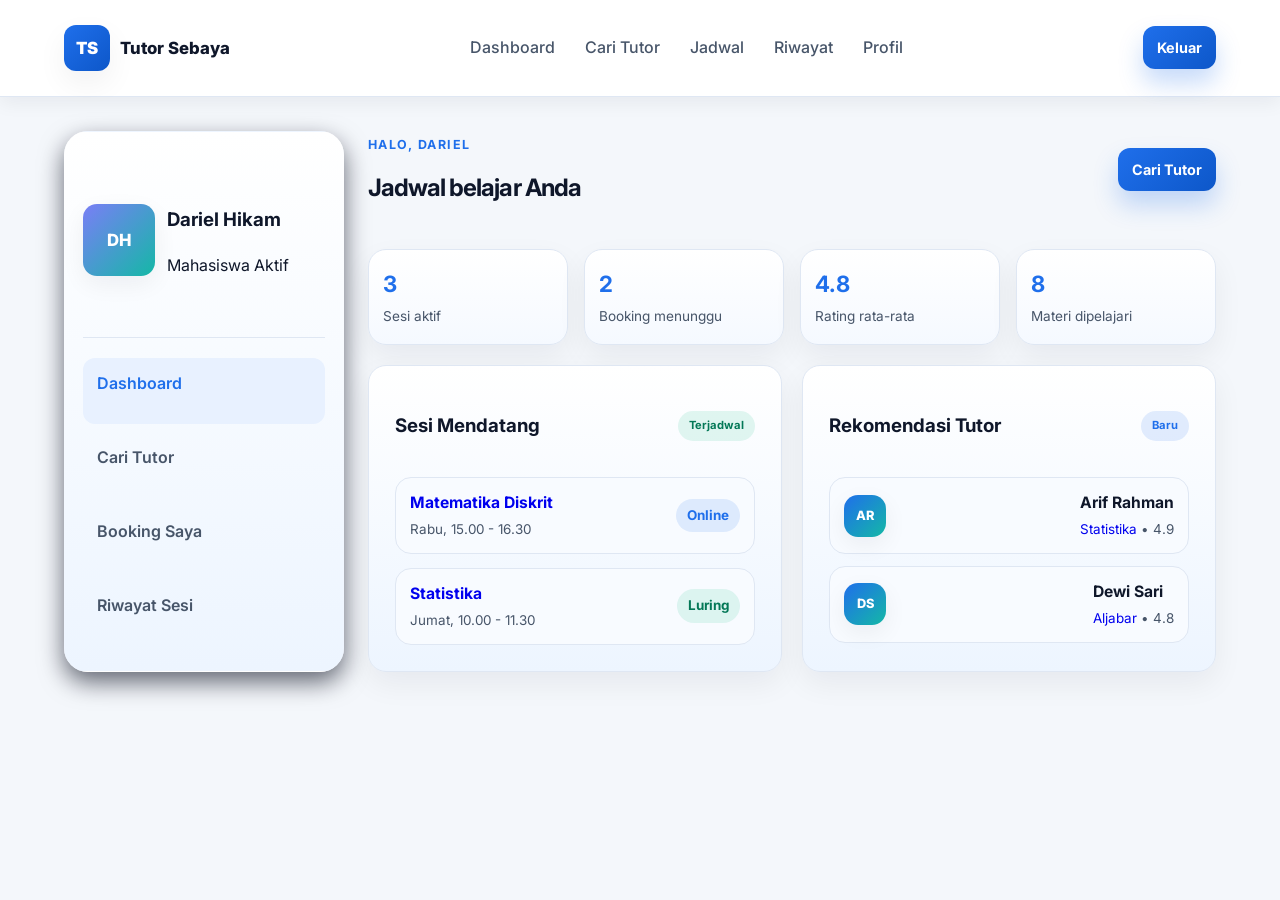
<file: dashboard-mahasiswa.html>
<!DOCTYPE html>
<html lang="id">
  <head>
    <meta charset="UTF-8" />
    <meta name="viewport" content="width=device-width, initial-scale=1.0" />
    <title>Dashboard Mahasiswa | Tutor Sebaya</title>
    <meta name="description" content="Dashboard mahasiswa Tutor Sebaya." />
    <link rel="preconnect" href="https://fonts.googleapis.com" />
    <link rel="preconnect" href="https://fonts.gstatic.com" crossorigin />
    <link href="https://fonts.googleapis.com/css2?family=Inter:wght@400;500;600;700;800&display=swap" rel="stylesheet" />
    <link rel="stylesheet" href="styles.css" />
  </head>
  <body class="dashboard-body">
    <header class="topbar">
      <div class="container nav">
        <div class="brand">
          <span class="brand-mark">TS</span>
          <span>Tutor Sebaya</span>
        </div>
        <nav class="nav-links">
          <a href="#">Dashboard</a>
          <a href="cari-tutor.html">Cari Tutor</a>
          <a href="#">Jadwal</a>
          <a href="riwayat-sesi.html">Riwayat</a>
          <a href="#">Profil</a>
        </nav>
        <a href="index.html" class="nav-cta small">Keluar</a>
      </div>
    </header>

    <main class="dashboard-page">
      <div class="container dashboard-grid">
        <aside class="sidebar-panel">
          <div class="profile-box">
            <div class="avatar large">DH</div>
            <div>
              <h3>Dariel Hikam</h3>
              <p>Mahasiswa Aktif</p>
            </div>
          </div>

          <div class="sidebar-menu">
            <a class="active" href="#">Dashboard</a>
            <a href="cari-tutor.html">Cari Tutor</a>
            <a href="booking-saya.html">Booking Saya</a>
            <a href="riwayat-sesi.html">Riwayat Sesi</a>
          </div>
        </aside>

        <section class="main-panel">
          <div class="welcome-bar">
            <div>
              <span class="eyebrow">Halo, Dariel</span>
              <h2>Jadwal belajar Anda</h2>
            </div>
            <a href="cari-tutor.html" class="nav-cta small">Cari Tutor</a>
          </div>

          <div class="stats-grid dashboard-stats">
            <div class="metric-box glow">
              <strong>3</strong>
              <span>Sesi aktif</span>
            </div>
            <div class="metric-box glow">
              <strong>2</strong>
              <span>Booking menunggu</span>
            </div>
            <div class="metric-box glow">
              <strong>4.8</strong>
              <span>Rating rata-rata</span>
            </div>
            <div class="metric-box glow">
              <strong>8</strong>
              <span>Materi dipelajari</span>
            </div>
          </div>

          <div class="content-row">
            <div class="panel-card dashboard-card">
              <div class="panel-header-between">
                <h3>Sesi Mendatang</h3>
                <span class="tag success">Terjadwal</span>
              </div>
              <ul class="session-list">
                <li>
                  <div>
                    <strong><a href="cari-tutor.html?matkul=Matematika" class="search-link">Matematika Diskrit</a></strong>
                    <span>Rabu, 15.00 - 16.30</span>
                  </div>
                  <span class="status-label blue">Online</span>
                </li>
                <li>
                  <div>
                    <strong><a href="cari-tutor.html?matkul=Statistika" class="search-link">Statistika</a></strong>
                    <span>Jumat, 10.00 - 11.30</span>
                  </div>
                  <span class="status-label green">Luring</span>
                </li>
              </ul>
            </div>

            <div class="panel-card dashboard-card">
              <div class="panel-header-between">
                <h3>Rekomendasi Tutor</h3>
                <span class="tag info">Baru</span>
              </div>
              <div class="mini-tutor-list">
                <div class="mini-profile">
                  <div class="avatar small">AR</div>
                  <div>
                    <strong>Arif Rahman</strong>
                    <span><a href="cari-tutor.html?matkul=Statistika" class="search-link">Statistika</a> • 4.9</span>
                  </div>
                </div>
                <div class="mini-profile">
                  <div class="avatar small">DS</div>
                  <div>
                    <strong>Dewi Sari</strong>
                    <span><a href="cari-tutor.html?matkul=Aljabar Matriks" class="search-link">Aljabar</a> • 4.8</span>
                  </div>
                </div>
              </div>
            </div>
          </div>
        </section>
      </div>
    </main>
  </body>
</html>
</file>
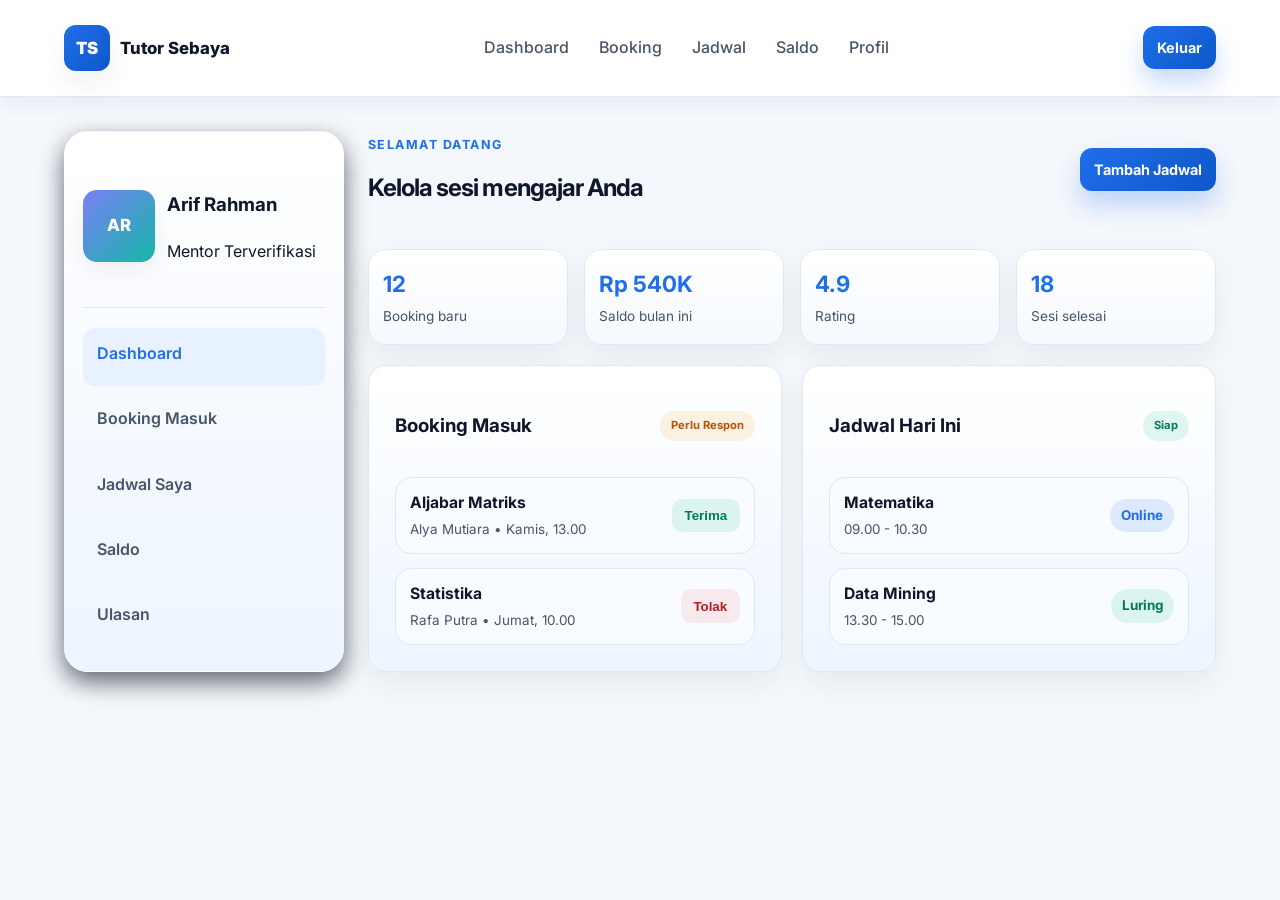
<file: dashboard-mentor.html>
<!DOCTYPE html>
<html lang="id">
  <head>
    <meta charset="UTF-8" />
    <meta name="viewport" content="width=device-width, initial-scale=1.0" />
    <title>Dashboard Mentor | Tutor Sebaya</title>
    <meta name="description" content="Dashboard mentor Tutor Sebaya." />
    <link rel="preconnect" href="https://fonts.googleapis.com" />
    <link rel="preconnect" href="https://fonts.gstatic.com" crossorigin />
    <link href="https://fonts.googleapis.com/css2?family=Inter:wght@400;500;600;700;800&display=swap" rel="stylesheet" />
    <link rel="stylesheet" href="styles.css" />
  </head>
  <body class="dashboard-body">
    <header class="topbar">
      <div class="container nav">
        <div class="brand">
          <span class="brand-mark">TS</span>
          <span>Tutor Sebaya</span>
        </div>
        <nav class="nav-links">
          <a href="#">Dashboard</a>
          <a href="#">Booking</a>
          <a href="#">Jadwal</a>
          <a href="#">Saldo</a>
          <a href="#">Profil</a>
        </nav>
        <a href="index.html" class="nav-cta small">Keluar</a>
      </div>
    </header>

    <main class="dashboard-page">
      <div class="container dashboard-grid">
        <aside class="sidebar-panel">
          <div class="profile-box">
            <div class="avatar large alt">AR</div>
            <div>
              <h3>Arif Rahman</h3>
              <p>Mentor Terverifikasi</p>
            </div>
          </div>

          <div class="sidebar-menu">
            <a class="active" href="#">Dashboard</a>
            <a href="#">Booking Masuk</a>
            <a href="#">Jadwal Saya</a>
            <a href="#">Saldo</a>
            <a href="#">Ulasan</a>
          </div>
        </aside>

        <section class="main-panel">
          <div class="welcome-bar">
            <div>
              <span class="eyebrow">Selamat datang</span>
              <h2>Kelola sesi mengajar Anda</h2>
            </div>
            <a href="#" class="nav-cta small">Tambah Jadwal</a>
          </div>

          <div class="stats-grid dashboard-stats">
            <div class="metric-box glow">
              <strong>12</strong>
              <span>Booking baru</span>
            </div>
            <div class="metric-box glow">
              <strong>Rp 540K</strong>
              <span>Saldo bulan ini</span>
            </div>
            <div class="metric-box glow">
              <strong>4.9</strong>
              <span>Rating</span>
            </div>
            <div class="metric-box glow">
              <strong>18</strong>
              <span>Sesi selesai</span>
            </div>
          </div>

          <div class="content-row">
            <div class="panel-card dashboard-card">
              <div class="panel-header-between">
                <h3>Booking Masuk</h3>
                <span class="tag warning">Perlu Respon</span>
              </div>
              <ul class="session-list">
                <li>
                  <div>
                    <strong>Aljabar Matriks</strong>
                    <span>Alya Mutiara • Kamis, 13.00</span>
                  </div>
                  <button class="action-btn accept">Terima</button>
                </li>
                <li>
                  <div>
                    <strong>Statistika</strong>
                    <span>Rafa Putra • Jumat, 10.00</span>
                  </div>
                  <button class="action-btn reject">Tolak</button>
                </li>
              </ul>
            </div>

            <div class="panel-card dashboard-card">
              <div class="panel-header-between">
                <h3>Jadwal Hari Ini</h3>
                <span class="tag success">Siap</span>
              </div>
              <ul class="session-list">
                <li>
                  <div>
                    <strong>Matematika</strong>
                    <span>09.00 - 10.30</span>
                  </div>
                  <span class="status-label blue">Online</span>
                </li>
                <li>
                  <div>
                    <strong>Data Mining</strong>
                    <span>13.30 - 15.00</span>
                  </div>
                  <span class="status-label green">Luring</span>
                </li>
              </ul>
            </div>
          </div>
        </section>
      </div>
    </main>
  </body>
</html>
</file>
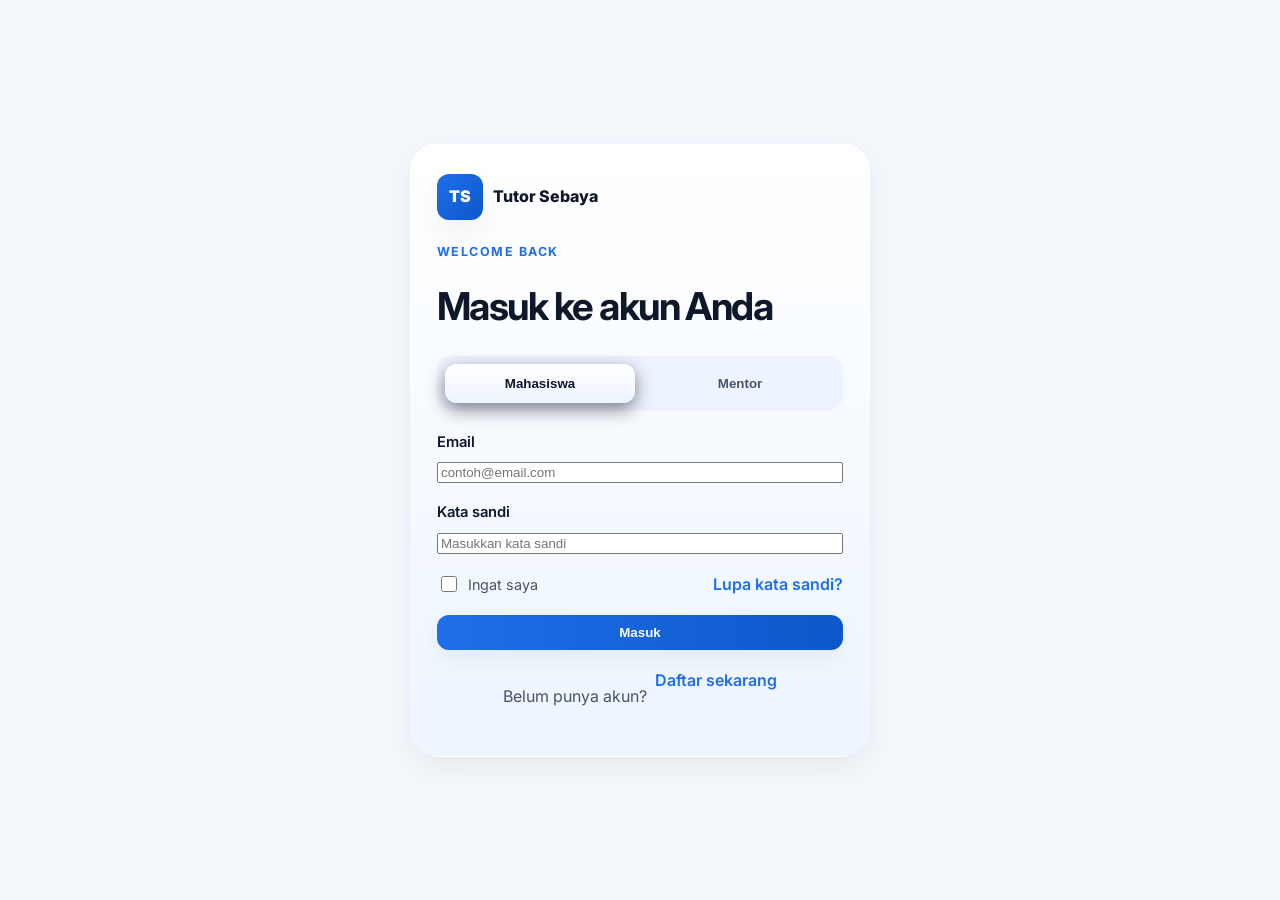
<file: login.html>
<!DOCTYPE html>
<html lang="id">
  <head>
    <meta charset="UTF-8" />
    <meta name="viewport" content="width=device-width, initial-scale=1.0" />
    <title>Masuk | Tutor Sebaya</title>
    <meta name="description" content="Masuk ke Tutor Sebaya sebagai mahasiswa atau mentor." />
    <link rel="preconnect" href="https://fonts.googleapis.com" />
    <link rel="preconnect" href="https://fonts.gstatic.com" crossorigin />
    <link href="https://fonts.googleapis.com/css2?family=Inter:wght@400;500;600;700;800&display=swap" rel="stylesheet" />
    <link rel="stylesheet" href="styles.css" />
  </head>
  <body class="auth-body">
    <div class="auth-shell">
      <div class="auth-card">
        <div class="auth-brand">
          <span class="brand-mark">TS</span>
          <span>Tutor Sebaya</span>
        </div>

        <div class="auth-header">
          <span class="eyebrow">Welcome back</span>
          <h1>Masuk ke akun Anda</h1>
        </div>

        <div class="auth-tabs">
          <button class="auth-tab active" type="button">Mahasiswa</button>
          <button class="auth-tab" type="button">Mentor</button>
        </div>

        <form class="auth-form">
          <div class="form-group">
            <label for="email">Email</label>
            <input id="email" type="email" placeholder="contoh@email.com" />
          </div>

          <div class="form-group">
            <label for="password">Kata sandi</label>
            <input id="password" type="password" placeholder="Masukkan kata sandi" />
          </div>

          <div class="form-row between">
            <label class="check-inline">
              <input type="checkbox" />
              <span>Ingat saya</span>
            </label>
            <a href="index.html">Lupa kata sandi?</a>
          </div>

          <button type="submit" class="submit-btn">Masuk</button>
        </form>

        <div class="auth-footer">
          <p>Belum punya akun?</p>
          <a href="register.html">Daftar sekarang</a>
        </div>
      </div>
    </div>

    <script src="script.js"></script>
    <script>
      const tabs = document.querySelectorAll('.auth-tab');
      let currentRole = 'mahasiswa';

      tabs.forEach((tab) => {
        tab.addEventListener('click', () => {
          tabs.forEach((item) => item.classList.toggle('active', item === tab));
          currentRole = tab.textContent.trim().toLowerCase();
        });
      });

      document.querySelector('.auth-form').addEventListener('submit', (e) => {
        e.preventDefault();
        const destination = currentRole === 'mentor' ? 'dashboard-mentor.html' : 'dashboard-mahasiswa.html';
        window.location.href = destination;
      });
    </script>
  </body>
</html>
</file>
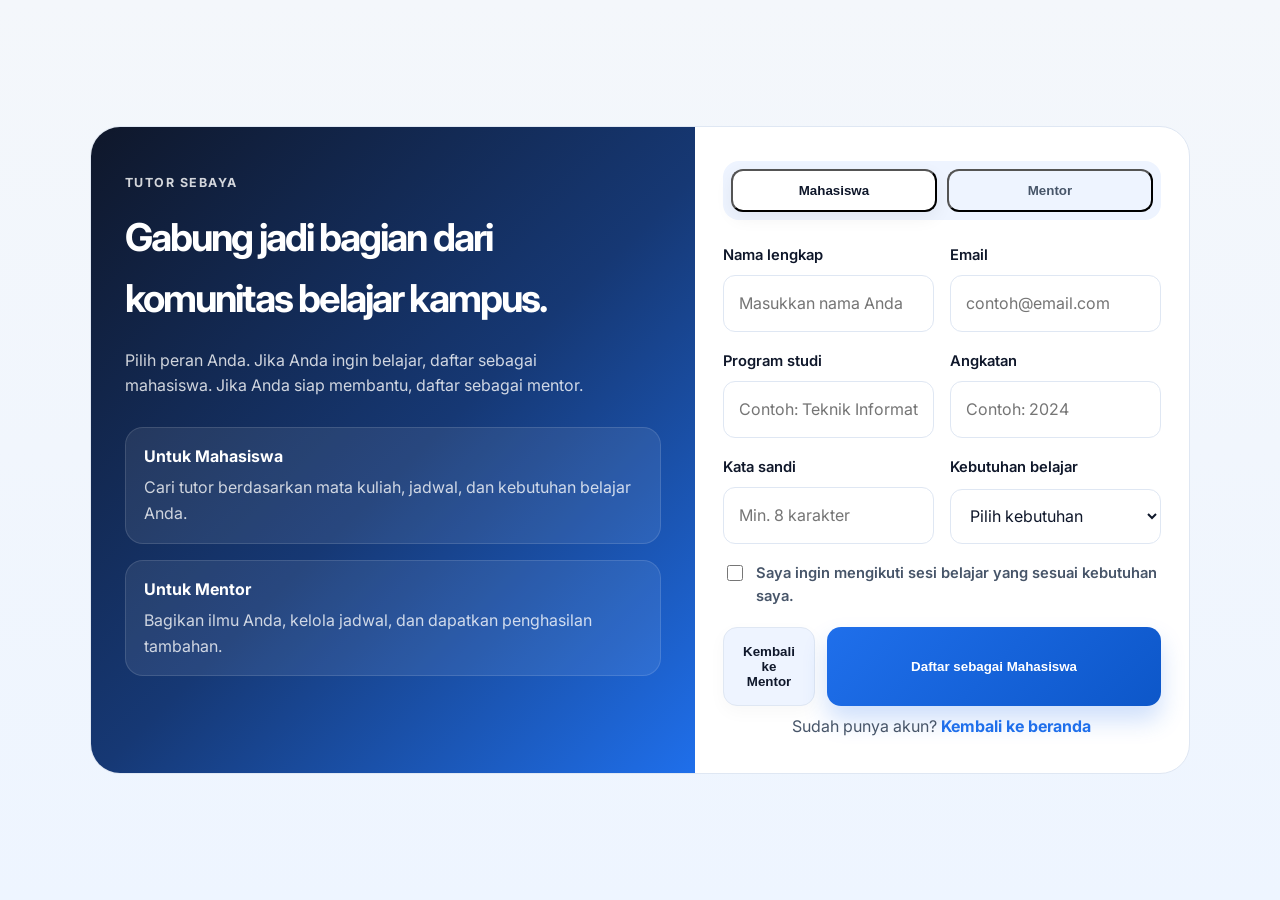
<file: register.html>
<!DOCTYPE html>
<html lang="id">
  <head>
    <meta charset="UTF-8" />
    <meta name="viewport" content="width=device-width, initial-scale=1.0" />
    <title>Daftar | Tutor Sebaya</title>
    <meta name="description" content="Daftar sebagai mahasiswa yang mau diajar atau mentor yang ingin mengajar di Tutor Sebaya." />
    <link rel="preconnect" href="https://fonts.googleapis.com" />
    <link rel="preconnect" href="https://fonts.gstatic.com" crossorigin />
    <link href="https://fonts.googleapis.com/css2?family=Inter:wght@400;500;600;700;800&display=swap" rel="stylesheet" />
    <link rel="stylesheet" href="styles.css" />
    <style>
      body {
        background: linear-gradient(180deg, #f4f7fb 0%, #eef5ff 100%);
      }

      .register-shell {
        min-height: 100vh;
        display: flex;
        align-items: center;
        justify-content: center;
        padding: 40px 20px;
      }

      .register-box {
        width: min(1100px, 100%);
        display: grid;
        grid-template-columns: 1.1fr 0.9fr;
        background: #fff;
        border: 1px solid var(--line);
        border-radius: 30px;
        overflow: hidden;
        box-shadow: var(--shadow);
      }

      .register-left {
        background: linear-gradient(135deg, #0f172a 0%, #163874 52%, #1f6feb 100%);
        color: #fff;
        padding: 42px 34px;
      }

      .register-left h1 {
        margin: 0 0 18px;
        font-size: clamp(2rem, 3vw, 3rem);
        letter-spacing: -0.05em;
      }

      .register-left p {
        color: rgba(255,255,255,0.8);
        margin: 0 0 28px;
        max-width: 500px;
      }

      .info-list {
        display: grid;
        gap: 16px;
      }

      .info-item {
        background: rgba(255,255,255,0.08);
        border: 1px solid rgba(255,255,255,0.12);
        border-radius: 18px;
        padding: 16px 18px;
      }

      .info-item strong {
        display: block;
        margin-bottom: 6px;
        font-size: 1rem;
      }

      .info-item span {
        color: rgba(255,255,255,0.78);
      }

      .register-right {
        padding: 34px 28px;
      }

      .tab-row {
        display: grid;
        grid-template-columns: 1fr 1fr;
        gap: 10px;
        background: #eef4ff;
        border-radius: 16px;
        padding: 8px;
        margin-bottom: 24px;
      }

      .tab {
        padding: 12px 14px;
        border-radius: 12px;
        font-weight: 700;
        color: var(--muted);
        background: transparent;
        transition: 0.2s ease;
      }

      .tab.active {
        background: #fff;
        color: var(--text);
        box-shadow: 0 6px 18px rgba(15, 23, 42, 0.06);
      }

      .role-panel {
        display: none;
        gap: 18px;
      }

      .role-panel.active {
        display: grid;
      }

      form {
        display: grid;
        gap: 18px;
      }

      .field-grid {
        display: grid;
        grid-template-columns: 1fr 1fr;
        gap: 16px;
      }

      .form-group {
        display: grid;
        gap: 8px;
      }

      label {
        font-size: 0.92rem;
        font-weight: 600;
        color: var(--text);
      }

      input,
      select {
        width: 100%;
        padding: 0.9rem 0.95rem;
        border-radius: 12px;
        border: 1px solid var(--line);
        background: #fff;
        font: inherit;
        color: var(--text);
      }

      input:focus,
      select:focus {
        outline: 3px solid rgba(31, 111, 235, 0.12);
        border-color: var(--primary);
      }

      .checkbox {
        display: flex;
        align-items: flex-start;
        gap: 10px;
        color: var(--muted);
        font-size: 0.92rem;
      }

      .checkbox input {
        width: 18px;
        height: 18px;
        margin-top: 2px;
      }

      .submit-btn {
        width: 100%;
        padding: 1rem 1.2rem;
        border-radius: 14px;
        font-weight: 700;
        background: linear-gradient(135deg, var(--primary), var(--primary-dark));
        color: white;
        box-shadow: 0 14px 25px rgba(31, 111, 235, 0.22);
      }

      .action-row {
        display: flex;
        gap: 12px;
      }

      .secondary-btn {
        flex: 1;
        padding: 1rem 1.2rem;
        border-radius: 14px;
        font-weight: 700;
        background: #eef4ff;
        color: var(--text);
        border: 1px solid var(--line);
      }

      .mini-link {
        text-align: center;
        color: var(--muted);
        margin-top: 8px;
      }

      .mini-link a {
        color: var(--primary);
        font-weight: 700;
      }

      @media (max-width: 860px) {
        .register-box {
          grid-template-columns: 1fr;
        }
      }

      @media (max-width: 520px) {
        .field-grid {
          grid-template-columns: 1fr;
        }
      }
    </style>
  </head>
  <body>
    <div class="register-shell">
      <div class="register-box">
        <aside class="register-left">
          <span class="eyebrow" style="color: rgba(255,255,255,0.82);">Tutor Sebaya</span>
          <h1>Gabung jadi bagian dari komunitas belajar kampus.</h1>
          <p>
            Pilih peran Anda. Jika Anda ingin belajar, daftar sebagai mahasiswa. Jika Anda siap membantu, daftar sebagai mentor.
          </p>

          <div class="info-list">
            <div class="info-item">
              <strong>Untuk Mahasiswa</strong>
              <span>Cari tutor berdasarkan mata kuliah, jadwal, dan kebutuhan belajar Anda.</span>
            </div>
            <div class="info-item">
              <strong>Untuk Mentor</strong>
              <span>Bagikan ilmu Anda, kelola jadwal, dan dapatkan penghasilan tambahan.</span>
            </div>
          </div>
        </aside>

        <section class="register-right">
          <div class="tab-row">
            <button class="tab active" type="button" data-role="mahasiswa">Mahasiswa</button>
            <button class="tab" type="button" data-role="mentor">Mentor</button>
          </div>

          <div id="mahasiswa-panel" class="role-panel active">
            <form>
              <div class="field-grid">
                <div class="form-group">
                  <label for="nama-mhs">Nama lengkap</label>
                  <input id="nama-mhs" type="text" placeholder="Masukkan nama Anda" />
                </div>
                <div class="form-group">
                  <label for="email-mhs">Email</label>
                  <input id="email-mhs" type="email" placeholder="contoh@email.com" />
                </div>
              </div>

              <div class="field-grid">
                <div class="form-group">
                  <label for="prodi-mhs">Program studi</label>
                  <input id="prodi-mhs" type="text" placeholder="Contoh: Teknik Informatika" />
                </div>
                <div class="form-group">
                  <label for="angkatan-mhs">Angkatan</label>
                  <input id="angkatan-mhs" type="text" placeholder="Contoh: 2024" />
                </div>
              </div>

              <div class="field-grid">
                <div class="form-group">
                  <label for="password-mhs">Kata sandi</label>
                  <input id="password-mhs" type="password" placeholder="Min. 8 karakter" />
                </div>
                <div class="form-group">
                  <label for="kebutuhan-mhs">Kebutuhan belajar</label>
                  <select id="kebutuhan-mhs">
                    <option value="">Pilih kebutuhan</option>
                    <option>Matematika</option>
                    <option>Aljabar Matriks</option>
                    <option>Kalkulus</option>
                    <option>Statistika</option>
                    <option>Pemrograman</option>
                  </select>
                </div>
              </div>

              <label class="checkbox">
                <input type="checkbox" />
                <span>Saya ingin mengikuti sesi belajar yang sesuai kebutuhan saya.</span>
              </label>

              <div class="action-row">
                <button type="button" class="secondary-btn" data-back-role="mentor">Kembali ke Mentor</button>
                <button type="submit" class="submit-btn">Daftar sebagai Mahasiswa</button>
              </div>
            </form>
          </div>

          <div id="mentor-panel" class="role-panel">
            <form>
              <div class="field-grid">
                <div class="form-group">
                  <label for="nama-mentor">Nama lengkap</label>
                  <input id="nama-mentor" type="text" placeholder="Masukkan nama Anda" />
                </div>
                <div class="form-group">
                  <label for="email-mentor">Email</label>
                  <input id="email-mentor" type="email" placeholder="contoh@email.com" />
                </div>
              </div>

              <div class="field-grid">
                <div class="form-group">
                  <label for="prodi-mentor">Program studi</label>
                  <input id="prodi-mentor" type="text" placeholder="Contoh: Teknik Informatika" />
                </div>
                <div class="form-group">
                  <label for="angkatan-mentor">Angkatan</label>
                  <input id="angkatan-mentor" type="text" placeholder="Contoh: 2023" />
                </div>
              </div>

              <div class="field-grid">
                <div class="form-group">
                  <label for="password-mentor">Kata sandi</label>
                  <input id="password-mentor" type="password" placeholder="Min. 8 karakter" />
                </div>
                <div class="form-group">
                  <label for="matkul-mentor">Mata kuliah yang diajarkan</label>
                  <select id="matkul-mentor">
                    <option value="">Pilih mata kuliah</option>
                    <option>Matematika</option>
                    <option>Aljabar Matriks</option>
                    <option>Kalkulus</option>
                    <option>Statistika</option>
                    <option>Pemrograman</option>
                  </select>
                </div>
              </div>

              <div class="field-grid">
                <div class="form-group">
                  <label for="tarif-mentor">Tarif per sesi</label>
                  <input id="tarif-mentor" type="number" placeholder="Contoh: 50000" />
                </div>
                <div class="form-group">
                  <label for="jadwal-mentor">Jadwal tersedia</label>
                  <input id="jadwal-mentor" type="text" placeholder="Contoh: Senin, Rabu" />
                </div>
              </div>

              <label class="checkbox">
                <input type="checkbox" />
                <span>Saya siap menjadi mentor sebaya dan mengikuti proses validasi profil.</span>
              </label>

              <div class="action-row">
                <button type="button" class="secondary-btn" data-back-role="mahasiswa">Kembali ke Mahasiswa</button>
                <button type="submit" class="submit-btn">Daftar sebagai Mentor</button>
              </div>
            </form>
          </div>

          <div class="mini-link">
            Sudah punya akun? <a href="index.html">Kembali ke beranda</a>
          </div>
        </section>
      </div>
    </div>

    <script src="script.js"></script>
    <script>
      const tabs = document.querySelectorAll('.tab');
      const panels = {
        mahasiswa: document.getElementById('mahasiswa-panel'),
        mentor: document.getElementById('mentor-panel')
      };

      function switchRole(selectedRole) {
        tabs.forEach((tab) => {
          tab.classList.toggle('active', tab.dataset.role === selectedRole);
        });

        Object.entries(panels).forEach(([role, panel]) => {
          panel.classList.toggle('active', role === selectedRole);
        });
      }

      tabs.forEach((tab) => {
        tab.addEventListener('click', () => {
          switchRole(tab.dataset.role);
        });
      });

      document.querySelectorAll('.secondary-btn').forEach((btn) => {
        btn.addEventListener('click', () => {
          switchRole(btn.dataset.backRole);
        });
      });

      document.querySelectorAll('form').forEach((form) => {
        form.addEventListener('submit', (event) => {
          event.preventDefault();

          const currentPanel = form.closest('.role-panel');
          const currentRole = currentPanel && currentPanel.id === 'mentor-panel' ? 'mentor' : 'mahasiswa';
          const dashboardPage = currentRole === 'mahasiswa' ? 'dashboard-mahasiswa.html' : 'dashboard-mentor.html';

          window.location.href = dashboardPage;
        });
      });
    </script>
  </body>
</html>
</file>
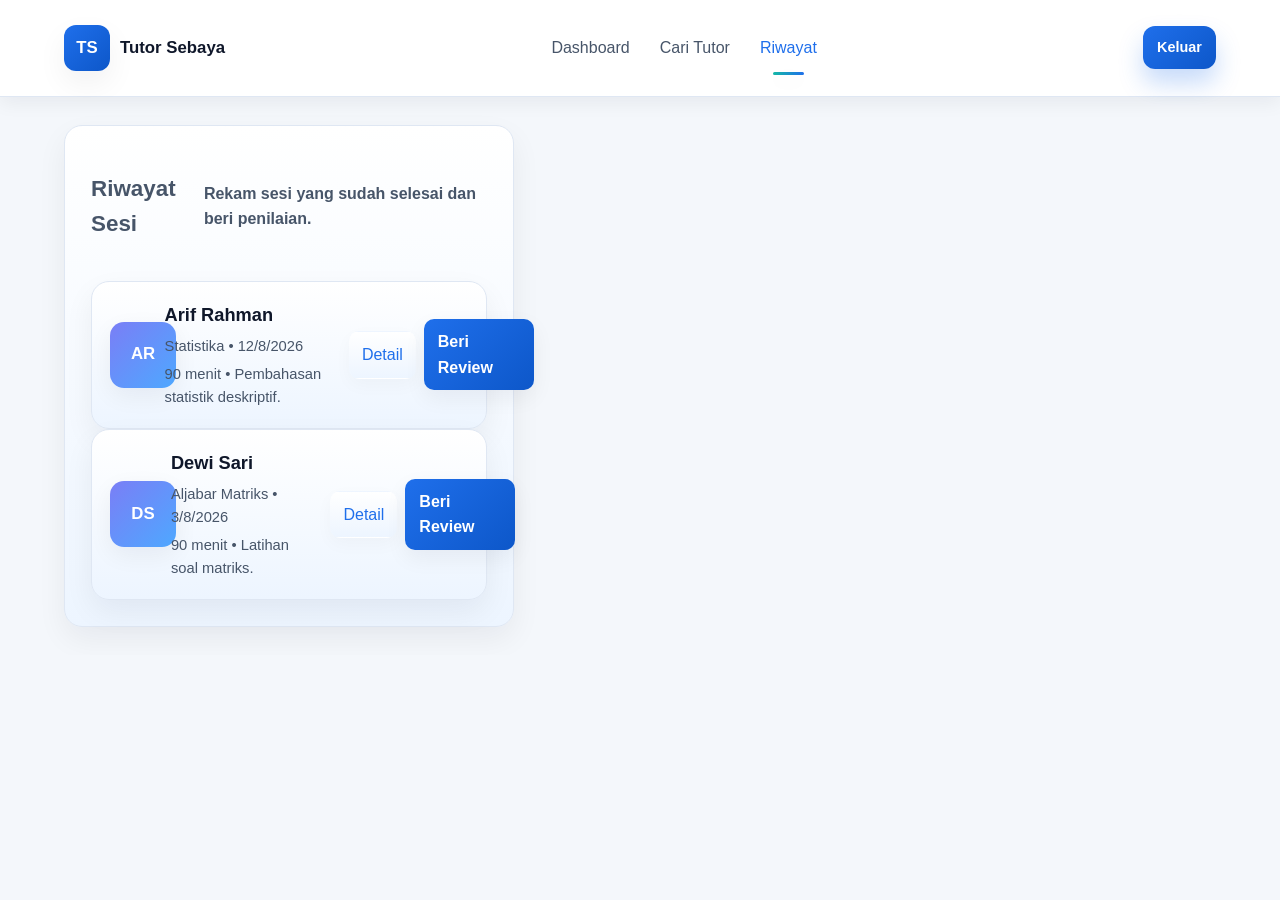
<file: riwayat-sesi.html>
<!DOCTYPE html>
<html lang="id">
  <head>
    <meta charset="utf-8" />
    <meta name="viewport" content="width=device-width,initial-scale=1" />
    <title>Riwayat Sesi | Tutor Sebaya</title>
    <link rel="stylesheet" href="styles.css" />
  </head>
  <body>
    <header class="topbar">
      <div class="container nav">
        <div class="brand"><span class="brand-mark">TS</span> Tutor Sebaya</div>
        <nav class="nav-links">
          <a href="dashboard-mahasiswa.html">Dashboard</a>
          <a href="cari-tutor.html">Cari Tutor</a>
          <a href="riwayat-sesi.html" class="active">Riwayat</a>
        </nav>
        <a href="index.html" class="nav-cta small">Keluar</a>
      </div>
    </header>

    <main class="container page">
      <section class="panel-card">
        <div class="panel-head">
          <h2>Riwayat Sesi</h2>
          <div class="muted">Rekam sesi yang sudah selesai dan beri penilaian.</div>
        </div>

        <div id="history-list" style="margin-top:18px"></div>
      </section>
    </main>

    <!-- Review modal -->
    <div id="review-backdrop" class="modal-backdrop" style="display:none">
      <div class="modal" role="dialog" aria-modal="true">
        <h3>Beri Review</h3>
        <div class="muted">Tulis ulasan singkat untuk tutor Anda. Nama Anda akan ditampilkan bersama review.</div>
        <div class="modal-row" style="margin-top:12px">
          <input id="review-title" type="text" placeholder="Judul review (opsional)" style="width:100%;padding:10px;border-radius:10px;border:1px solid var(--line)">
        </div>
        <div style="margin-top:12px;display:flex;gap:10px;">
          <input id="review-name" type="text" placeholder="Nama Anda" style="flex:1;padding:10px;border-radius:10px;border:1px solid var(--line)">
          <input id="review-device" type="text" placeholder="Peran (opsional)" style="width:160px;padding:10px;border-radius:10px;border:1px solid var(--line)">
        </div>
        <div class="modal-row" style="margin-top:12px">
          <select id="rating-select">
            <option value="5">5 — Sangat Baik</option>
            <option value="4">4 — Baik</option>
            <option value="3">3 — Cukup</option>
            <option value="2">2 — Kurang</option>
            <option value="1">1 — Buruk</option>
          </select>
        </div>
        <div style="margin-top:12px">
          <textarea id="review-text" rows="4" style="width:100%;padding:10px;border-radius:10px;border:1px solid var(--line)"></textarea>
        </div>
        <div class="modal-actions">
          <button id="review-cancel" class="cancel">Batal</button>
          <button id="review-save" class="submit-btn">Simpan Review</button>
        </div>
      </div>
    </div>

    <script>
      const sessions = [
        { id:1, tutor:'Arif Rahman', matkul:'Statistika', date:'2026-08-12', duration:'90 menit', status:'Selesai', notes:'Pembahasan statistik deskriptif.' },
        { id:2, tutor:'Dewi Sari', matkul:'Aljabar Matriks', date:'2026-08-03', duration:'90 menit', status:'Selesai', notes:'Latihan soal matriks.' }
      ];

      const listEl = document.getElementById('history-list');

      function renderHistory(){
        if (!sessions.length) { listEl.innerHTML = '<div class="booking-empty">Belum ada sesi yang selesai.</div>'; return; }
        listEl.innerHTML = sessions.map(s=>{
          const avatar = s.tutor.split(' ').map(n=>n[0]).slice(0,2).join('');
          const dateStr = new Date(s.date).toLocaleDateString('id-ID');
          let reviewHtml = '';
          if (s.review) {
            const stars = '★'.repeat(s.review.rating) + '☆'.repeat(5 - s.review.rating);
            const dateStr = new Date(s.review.date).toLocaleString('id-ID');
            const title = s.review.title ? `<div class=\"review-title\">${s.review.title}</div>` : '';
            const device = s.review.device ? `<div class=\"muted\" style=\"margin-left:8px\">• ${s.review.device}</div>` : '';
            reviewHtml = `
            <div class="session-review">
              <div class="review-item">
                <div class="review-avatar">${s.review.user.split(' ').map(n=>n[0]).slice(0,2).join('')}</div>
                <div class="review-content">
                  <div class="review-header"><strong>${s.review.user}</strong><span class="muted review-small-date">${dateStr}</span>${device}</div>
                  <div class="review-stars">${stars}</div>
                  ${title}
                  <div class="review-body">${s.review.text}</div>
                  <div class="review-actions"><button class="helpful-btn">Bermanfaat</button></div>
                </div>
              </div>
            </div>`;
          }
          return `
          <div class="tutor-card">
            <div class="tutor-left"><div class="avatar small">${avatar}</div></div>
            <div class="tutor-mid">
              <strong>${s.tutor}</strong>
              <div class="muted">${s.matkul} • ${dateStr}</div>
              <div class="muted">${s.duration} • ${s.notes}</div>
              ${reviewHtml}
            </div>
            <div class="tutor-right">
              <a href="#" class="secondary-btn" data-id="${s.id}" data-action="view">Detail</a>
              <a href="#" class="submit-btn" data-id="${s.id}" data-action="review">Beri Review</a>
            </div>
          </div>
        `}).join('');

        // attach buttons
        document.querySelectorAll('a[data-action="view"]').forEach(b=>{
          b.addEventListener('click',(e)=>{ e.preventDefault(); const id=Number(b.dataset.id); viewDetail(id); });
        });
        document.querySelectorAll('a[data-action="review"]').forEach(b=>{
          b.addEventListener('click',(e)=>{ e.preventDefault(); const id=Number(b.dataset.id); openReview(id); });
        });
      }

      renderHistory();

      // simple detail page (alert) for now
      function viewDetail(id){
        const s = sessions.find(x=>x.id===id);
        if (!s) return;
        alert(`${s.tutor} — ${s.matkul}\n${new Date(s.date).toLocaleDateString('id-ID')} • ${s.duration}\n\nCatatan: ${s.notes}`);
      }

      // review modal logic
      const reviewBackdrop = document.getElementById('review-backdrop');
      const reviewCancel = document.getElementById('review-cancel');
      const reviewSave = document.getElementById('review-save');
      let reviewTarget = null;

      function openReview(id){ reviewTarget = id; reviewBackdrop.style.display = 'flex'; }
      function closeReview(){ reviewBackdrop.style.display = 'none'; reviewTarget = null; }

      reviewCancel.addEventListener('click', closeReview);
      reviewBackdrop.addEventListener('click',(e)=>{ if (e.target===reviewBackdrop) closeReview(); });

      reviewSave.addEventListener('click', ()=>{
        const rating = Number(document.getElementById('rating-select').value);
        const title = document.getElementById('review-title').value.trim();
        const text = document.getElementById('review-text').value.trim();
        const user = document.getElementById('review-name').value.trim() || 'Anda';
        const device = document.getElementById('review-device').value.trim() || '';
        if (!reviewTarget) return closeReview();
        // append to sessions as a simple store with metadata
        const s = sessions.find(x=>x.id===reviewTarget);
        if (s) s.review = { rating, title, text, user, device, date: new Date().toISOString() };
        renderHistory();
        closeReview();
        // show toast
        const t = document.createElement('div'); t.className='toast-note success'; t.textContent='Review tersimpan'; document.body.appendChild(t);
        setTimeout(()=>{ t.style.opacity='0'; t.style.transform='translateY(6px)'; },2200); setTimeout(()=>t.remove(),2600);
      });
    </script>
  </body>
</html>
</file>
<file: styles.css>
:root {
  /* Light white + blue palette (Tutor Sebaya) */
  --bg: #F4F7FB; /* main page background */
  --surface: #FFFFFF; /* primary card surface */
  --surface-2: #EDF5FF; /* secondary surface */
  --primary: #1F6FEB; /* primary blue */
  --primary-dark: #0D57C9; /* darker primary */
  --primary-soft: #E8F1FF; /* soft primary */
  --accent: #14B8A6; /* teal accent */
  --highlight: #FFB020; /* warm highlight */
  --text: #0F172A; /* main text on light */
  --muted: #475569; /* secondary text */
  --line: #DFE7F3; /* border */
  --warning: #f59e0b;
  --success: #10b981;
  --shadow-soft: 0 12px 30px rgba(16,24,40,0.06);
  --shadow-md: 0 18px 40px rgba(16,24,40,0.08);
  --radius-lg: 18px;
  --secondary: var(--accent);
}

* {
  box-sizing: border-box;
}

html {
  scroll-behavior: smooth;
}

body {
  margin: 0;
  font-family: "Inter", sans-serif;
  background: var(--bg);
  color: var(--text);
  line-height: 1.6;
}

a {
  text-decoration: none;
}

img {
  max-width: 100%;
  display: block;
}

/* Responsive central container to keep content centered and breathing */
.container {
  width: 100%;
  max-width: 1200px;
  margin-left: auto;
  margin-right: auto;
  padding-left: 24px;
  padding-right: 24px;
}

@media (max-width: 1024px) {
  .container {
    padding-left: 28px;
    padding-right: 28px;
  }
}

@media (max-width: 520px) {
  .container {
    padding-left: 16px;
    padding-right: 16px;
  }
}

/* Layout helpers and spacing improvements */
html, body { overflow-x: hidden; }

/* Ensure navbar has breathing room vertically */
.topbar { padding: 10px 0; }

/* Consistent card treatment across site */
.panel-card,
.content-card,
.feature-card,
.summary-box,
.goal-box,
.tutor-card,
.review-item,
.user-card,
.metric-box {
  border-radius: var(--radius-lg);
  padding: 20px 22px;
  border: 1px solid var(--line);
  box-shadow: var(--shadow-soft);
  background: linear-gradient(180deg, var(--surface), var(--surface-2));
}

/* Slightly larger gaps between cards and grid items */
.overview-grid,
.goals-grid,
.user-grid,
.feature-grid,
.summary-grid,
.metric-grid {
  gap: 24px;
}

/* Tutor list/card spacing */
.tutor-list { display: grid; gap: 20px; }
.tutor-card { display: flex; gap: 16px; align-items: center; padding: 18px 20px; }
.tutor-left, .tutor-mid, .tutor-right { min-width: 0; }

/* Ensure main pages using .page get additional vertical breathing */
.page { padding-top: 28px; padding-bottom: 28px; }

.auth-tabs {
  display: grid;
  grid-template-columns: 1fr 1fr;
  gap: 10px;
  background: linear-gradient(180deg, rgba(255,255,255,0.02), rgba(255,255,255,0.01));
  border-radius: 16px;
  padding: 8px;
  margin-bottom: 20px;
}
.auth-tab {
  padding: 12px 10px;
  border-radius: 12px;
  border: none;
  background: transparent;
  font-weight: 700;
  color: var(--muted);
}
.auth-tab.active {
  background: linear-gradient(180deg,var(--primary-soft),var(--surface));
  color: var(--text);
  box-shadow: 0 6px 18px rgba(16,24,40,0.06);
}


.brand {
  display: inline-flex;
  align-items: center;
  gap: 10px;
  font-weight: 800;
  font-size: 1.05rem;
}

.brand-mark {
  display: inline-flex;
  align-items: center;
  justify-content: center;
  width: 42px;
  height: 42px;
  border-radius: 12px;
  background: linear-gradient(135deg, var(--primary), var(--primary-dark));
  color: var(--surface);
  box-shadow: var(--shadow-soft);
}

.nav {
  display: flex;
  align-items: center;
  justify-content: space-between;
  min-height: 76px;
  gap: 24px;
}

.nav-links {
  display: flex;
  align-items: center;
  gap: 22px;
  color: var(--muted);
  font-weight: 500;
}

.nav-links a {
  color: var(--muted);
  transition: color 0.2s ease;
}

.nav-links a:hover {
  color: var(--text);
}

.nav-cta,
.primary,
.secondary {
  display: inline-flex;
  align-items: center;
  justify-content: center;
  border-radius: 12px;
  padding: 0.9rem 1.4rem;
  font-weight: 600;
  transition: transform 0.2s ease, box-shadow 0.2s ease;
}

.nav-cta,
.primary {
  background: linear-gradient(135deg, var(--primary), var(--primary-dark));
  color: white;
  box-shadow: 0 14px 25px rgba(31, 111, 235, 0.25);
}

.secondary {
  background: linear-gradient(180deg, var(--surface), var(--surface-2));
  color: var(--text);
  border: 1px solid var(--line);
}

.nav-cta:hover,
.primary:hover,
.secondary:hover {
  transform: translateY(-1px);
}

.hero {
  padding: 72px 0 48px;
}

.hero-grid {
  display: grid;
  grid-template-columns: 1.1fr 0.9fr;
  align-items: center;
  gap: 40px;
}

.eyebrow {
  display: inline-block;
  margin-bottom: 14px;
  font-size: 0.78rem;
  letter-spacing: 0.12em;
  text-transform: uppercase;
  font-weight: 700;
  color: var(--primary);
}

.hero-copy h1 {
  margin: 0;
  font-size: clamp(2.4rem, 5vw, 4rem);
  line-height: 1.1;
  letter-spacing: -0.05em;
}

.hero-copy p {
  margin: 18px 0 0;
  max-width: 610px;
  color: var(--muted);
  font-size: 1.05rem;
}

.hero-actions {
  display: flex;
  flex-wrap: wrap;
  gap: 14px;
  margin-top: 28px;
}

.hero-points {
  list-style: none;
  padding: 0;
  margin: 26px 0 0;
  display: grid;
  gap: 12px;
  color: var(--muted);
}

.hero-points li {
  position: relative;
  padding-left: 26px;
}

.hero-points li::before {
  content: "✓";
  position: absolute;
  left: 0;
  color: var(--success);
  font-weight: 800;
}

.hero-panel {
  display: flex;
  justify-content: center;
}

.panel-card {
  width: min(100%, 450px);
  background: linear-gradient(180deg, var(--surface), var(--surface-2));
  border: 1px solid var(--line);
  border-radius: 28px;
  box-shadow: var(--shadow-soft);
  padding: 26px;
}

.panel-head {
  display: flex;
  align-items: center;
  gap: 12px;
  color: var(--muted);
  font-weight: 600;
  margin-bottom: 20px;
}

.dot {
  width: 12px;
  height: 12px;
  border-radius: 50%;
  display: inline-block;
}

.dot.green {
  background: var(--success);
  box-shadow: 0 0 0 5px rgba(16, 185, 129, 0.14);
}

.tutor-mini-card {
  display: flex;
  align-items: center;
  gap: 16px;
  background: linear-gradient(180deg, var(--surface), var(--surface));
  border: 1px solid var(--line);
  border-radius: 18px;
  padding: 18px 16px;
}

.avatar {
  width: 54px;
  height: 54px;
  border-radius: 16px;
  display: flex;
  align-items: center;
  justify-content: center;
  font-weight: 800;
  color: var(--surface);
  background: linear-gradient(135deg, var(--primary), var(--accent));
}

.tutor-mini-card h3,
.content-card h3,
.goal-box h3,
.user-card h3,
.feature-card h3,
.summary-box h3,
.flow-stage h3 {
  margin: 0 0 6px;
}

.tutor-mini-card p,
.content-card li,
.goal-box li,
.user-card li,
.feature-card p,
.summary-box p,
.flow-stage p,
.user-card p {
  margin: 0;
  color: var(--muted);
}

.stats-grid {
  display: grid;
  grid-template-columns: repeat(2, minmax(0, 1fr));
  gap: 16px;
  margin-top: 22px;
}

.stats-grid div {
  background: linear-gradient(180deg, var(--surface), var(--surface));
  border: 1px solid var(--line);
  border-radius: 18px;
  padding: 16px 14px;
  display: flex;
  flex-direction: column;
  gap: 4px;
}

.stats-grid strong {
  font-size: 1.1rem;
}

.stats-grid span {
  color: var(--muted);
  font-size: 0.85rem;
}

.metrics {
  padding: 16px 0 30px;
}

.metric-grid {
  display: grid;
  grid-template-columns: repeat(4, minmax(0, 1fr));
  gap: 18px;
}

.metric-box {
  background: linear-gradient(180deg,var(--surface),var(--surface));
  border: 1px solid var(--line);
  border-radius: 18px;
  padding: 22px 18px;
  text-align: center;
  box-shadow: var(--shadow-soft);
}

.metric-box strong {
  display: block;
  font-size: 1.4rem;
}

.metric-box span {
  color: var(--muted);
}

.section {
  padding: 64px 0;
}

.section.alt {
  background: #eef5ff;
}

.section-head {
  margin-bottom: 30px;
}

.section-head h2 {
  margin: 0;
  font-size: clamp(2rem, 4vw, 2.8rem);
  letter-spacing: -0.04em;
}

.overview-grid,
.goals-grid,
.user-grid,
.feature-grid,
.summary-grid {
  display: grid;
  gap: 22px;
}

.overview-grid {
  grid-template-columns: repeat(2, minmax(0, 1fr));
}

.content-card,
.auth-body,
.dashboard-body {
  background: var(--bg);
}
.auth-shell {
  min-height: 100vh;
  display: grid;
  place-items: center;
  padding: 40px 20px;
}

.auth-card {
  width: min(460px, 100%);
  background: linear-gradient(180deg,var(--surface),var(--surface-2));
  border: 1px solid var(--line);
  border-radius: 28px;
  box-shadow: var(--shadow-soft);
  padding: 30px 26px;
}

.goals-grid {
  grid-template-columns: repeat(3, minmax(0, 1fr));
}

.user-grid {
  grid-template-columns: repeat(3, minmax(0, 1fr));
}

.badge {
  display: inline-flex;
  padding: 0.4rem 0.7rem;
  border-radius: 999px;
  font-weight: 700;
  font-size: 0.75rem;
  margin-bottom: 18px;
}

.badge-primary {
  background: var(--primary-soft);
  color: var(--primary);
}

.badge-secondary {
  background: rgba(20, 184, 166, 0.12);
  color: var(--secondary);
}

.badge-dark {
  background: #111827;
  color: white;
}

.feature-grid {
  grid-template-columns: repeat(3, minmax(0, 1fr));
}

.icon {
  width: 46px;
  height: 46px;
  display: flex;
  align-items: center;
  justify-content: center;
  border-radius: 14px;
  background: var(--primary-soft);
  color: var(--primary);
  font-weight: 800;
  margin-bottom: 18px;
}

.flow-wrapper {
  display: grid;
  grid-template-columns: repeat(5, minmax(0, 1fr));
  gap: 18px;
}

.flow-stage {
  position: relative;
  background: linear-gradient(180deg,var(--surface),var(--surface));
  border: 1px solid var(--line);
  border-radius: 22px;
  padding: 22px 18px;
  box-shadow: var(--shadow-soft);
}

.stage-number {
  display: inline-flex;
  width: 38px;
  height: 38px;
  border-radius: 50%;
  background: var(--primary-soft);
  color: var(--primary);
  align-items: center;
  justify-content: center;
  font-weight: 800;
  margin-bottom: 14px;
}

.mvp-grid {
  display: grid;
  grid-template-columns: 1fr;
}

.tutor-list {
  display: grid;
  gap: 20px;
  margin-top: 22px;
}
.tutor-card {
  display: flex;
  gap: 16px;
  align-items: center;
  background: linear-gradient(180deg,var(--surface),var(--surface-2));
  border: 1px solid var(--line);
  padding: 18px 20px;
  border-radius: 16px;
  box-shadow: 0 12px 28px rgba(16,24,40,0.06);
  transition: transform 0.22s cubic-bezier(.2,.9,.2,1), box-shadow 0.22s;
}
}

.summary-grid {
  grid-template-columns: repeat(2, minmax(0, 1fr));
}

.cta-section {
  padding-top: 0;
}

.cta-box {
  background: linear-gradient(135deg, var(--primary), var(--primary-dark));
  color: white;
  border-radius: 28px;
  padding: 28px 30px;
  display: flex;
  align-items: center;
  justify-content: space-between;
  gap: 24px;
  box-shadow: 0 12px 28px rgba(31, 111, 235, 0.08);
}

.cta-box .eyebrow {
  color: rgba(255, 255, 255, 0.8);
}

.cta-box h2 {
  margin: 0;
  font-size: clamp(1.7rem, 3vw, 2.4rem);
  letter-spacing: -0.05em;
}

.cta-simple {
  display: inline-flex;
  align-items: center;
  justify-content: center;
  border-radius: 999px;
  padding: 0.75rem 1.1rem;
  background: rgba(255, 255, 255, 0.12);
  border: 1px solid rgba(255, 255, 255, 0.18);
  font-weight: 700;
  color: #fff;
}

.toast-note {
  position: fixed;
  right: 18px;
  bottom: 18px;
  z-index: 100;
  background: linear-gradient(180deg,var(--surface),var(--surface-2));
  color: var(--text);
  border-radius: 12px;
  padding: 0.8rem 1rem;
  font-size: 0.9rem;
  box-shadow: 0 10px 22px rgba(16,24,40,0.06);
  opacity: 0;
  transform: translateY(12px);
  animation: toastIn 0.4s ease forwards;
}

@keyframes toastIn {
  to {
    opacity: 1;
    transform: translateY(0);
  }
}

/* Modal styles (detail / confirm) */
.modal-backdrop {
  position: fixed;
  inset: 0;
  display: none;
  align-items: center;
  justify-content: center;
  background: rgba(12, 20, 40, 0.48);
  z-index: 80;
  padding: 28px;
}

.modal {
  width: min(760px, 96%);
  background: linear-gradient(180deg, var(--surface) 0%, #fbfdff 100%);
  border-radius: 16px;
  padding: 26px 26px 18px;
  box-shadow: 0 18px 40px rgba(16,24,40,0.08);
  border: 1px solid rgba(255,255,255,0.06);
  position: relative;
  transform: translateY(10px);
  opacity: 0;
  animation: modalIn 260ms cubic-bezier(.2,.9,.2,1) forwards;
}

@keyframes modalIn {
  to { transform: translateY(0); opacity: 1; }
}

.modal .close {
  position: absolute;
  left: 14px;
  top: 12px;
  width: 38px;
  height: 38px;
  border-radius: 10px;
  display: inline-flex;
  align-items: center;
  justify-content: center;
  background: rgba(255,255,255,0.6);
  color: var(--muted);
  font-size: 18px;
  border: 1px solid rgba(15,23,42,0.04);
  box-shadow: 0 6px 18px rgba(15,23,42,0.06);
}

.modal h3 { margin: 4px 0 8px; font-size: 1.4rem; }
.modal .muted { color: var(--muted); margin: 10px 0; }
.modal p { margin: 8px 0; color: var(--muted); }

.modal-actions { display: flex; gap: 12px; justify-content: flex-end; margin-top: 18px; }
.modal .submit-btn { padding: 10px 14px; border-radius: 12px; background: linear-gradient(135deg,var(--primary),var(--primary-dark)); color: #fff; box-shadow: 0 10px 26px rgba(31,111,235,0.16); }
.modal .cancel { padding: 10px 12px; border-radius: 12px; background: linear-gradient(180deg,var(--surface),var(--surface-2)); border: 1px solid rgba(255,255,255,0.03); color: var(--muted); }

@media (max-width: 520px) {
  .modal { padding: 18px; border-radius: 12px; }
  .modal .close { left: 10px; top: 8px; }
}

.auth-body,
.dashboard-body {
  background: var(--bg);
}

.auth-shell {
  min-height: 100vh;
  display: grid;
  place-items: center;
  padding: 40px 20px;
}

.auth-card {
  width: min(460px, 100%);
  background: linear-gradient(180deg,var(--surface),var(--surface-2));
  border: 1px solid rgba(255,255,255,0.03);
  border-radius: 28px;
  box-shadow: var(--shadow-soft);
  padding: 30px 26px;
}

.auth-brand {
  display: inline-flex;
  align-items: center;
  gap: 10px;
  font-weight: 800;
  margin-bottom: 18px;
}

.auth-header h1 {
  margin: 0 0 18px;
  font-size: clamp(1.8rem, 3vw, 2.5rem);
  letter-spacing: -0.04em;
}

.auth-tabs {
  display: grid;
  grid-template-columns: 1fr 1fr;
  gap: 10px;
  background: #eef4ff;
  border-radius: 16px;
  padding: 8px;
  margin-bottom: 20px;
}

.auth-tab {
  padding: 12px 10px;
  border-radius: 12px;
  border: none;
  background: transparent;
  font-weight: 700;
  color: var(--muted);
}

.auth-tab.active {
  background: linear-gradient(180deg,var(--surface),var(--surface-2));
  color: var(--text);
  box-shadow: 0 6px 18px rgba(2,6,23,0.5);
}

.auth-form {
  display: grid;
  gap: 18px;
}

.form-group {
  display: grid;
  gap: 8px;
}

.form-group label {
  font-size: 0.92rem;
  font-weight: 600;
}

.form-row {
  display: flex;
  align-items: center;
  gap: 10px;
}

.form-row.between {
  justify-content: space-between;
}

.check-inline {
  display: inline-flex;
  align-items: center;
  gap: 8px;
  color: var(--muted);
  font-size: 0.9rem;
}

.check-inline input {
  width: 16px;
  height: 16px;
}

.auth-form a,
.auth-footer a {
  color: var(--primary);
  font-weight: 600;
}

.auth-footer {
  margin-top: 18px;
  text-align: center;
  color: var(--muted);
  display: flex;
  justify-content: center;
  gap: 8px;
}

.dashboard-page {
  padding: 34px 0 60px;
}

.dashboard-grid {
  display: grid;
  grid-template-columns: 280px 1fr;
  gap: 24px;
}

.sidebar-panel,
.main-panel {
  display: grid;
  gap: 20px;
}

.sidebar-panel {
  background: linear-gradient(180deg,var(--surface),var(--surface-2));
  border: 1px solid rgba(255,255,255,0.03);
  border-radius: 24px;
  padding: 24px 18px;
  box-shadow: 0 10px 24px rgba(2,6,23,0.6);
}

.profile-box {
  display: flex;
  align-items: center;
  gap: 12px;
  padding-bottom: 12px;
  border-bottom: 1px solid var(--line);
}

.avatar.large {
  width: 52px;
  height: 52px;
  font-size: 1rem;
}

.avatar.small {
  width: 42px;
  height: 42px;
  font-size: 0.8rem;
}

.avatar.alt {
  background: linear-gradient(135deg, #7a7ef6, #14b8a6);
}

.sidebar-menu {
  display: grid;
  gap: 8px;
}

.sidebar-menu a {
  color: var(--muted);
  padding: 0.8rem 0.9rem;
  border-radius: 12px;
  font-weight: 600;
}

.sidebar-menu a.active {
  background: var(--primary-soft);
  color: var(--primary);
}

.welcome-bar,
.panel-header-between {
  display: flex;
  align-items: center;
  justify-content: space-between;
  gap: 16px;
}

.welcome-bar h2 {
  margin: 0;
  letter-spacing: -0.04em;
}

.small {
  padding: 0.7rem 1rem;
  font-size: 0.8rem;
}

.dashboard-stats {
  grid-template-columns: repeat(4, minmax(0, 1fr));
}

.metric-box.glow {
  background: linear-gradient(180deg, #ffffff 0%, #f5f9ff 100%);
}

.content-row {
  display: grid;
  grid-template-columns: 1fr 1fr;
  gap: 20px;
}

.dashboard-card {
  min-height: 220px;
}

.tag,
.status-label {
  display: inline-flex;
  align-items: center;
  justify-content: center;
  padding: 0.38rem 0.7rem;
  border-radius: 999px;
  font-size: 0.7rem;
  font-weight: 700;
}

.tag.success,
.status-label.green {
  background: rgba(16, 185, 129, 0.12);
  color: #047857;
}

.tag.info,
.status-label.blue {
  background: rgba(31, 111, 235, 0.12);
  color: var(--primary);
}

.tag.warning {
  background: rgba(245, 158, 11, 0.12);
  color: #b45309;
}

.session-list {
  list-style: none;
  padding: 0;
  margin: 18px 0 0;
  display: grid;
  gap: 14px;
}

.session-list li,
.mini-profile {
  display: flex;
  align-items: center;
  justify-content: space-between;
  gap: 12px;
  background: #f8fbff;
  border: 1px solid var(--line);
  border-radius: 16px;
  padding: 12px 14px;
}

.session-list li > div,
.mini-profile > div {
  display: grid;
  gap: 4px;
}

.session-list li strong,
.mini-profile strong {
  font-size: 0.98rem;
}

.session-list li span,
.mini-profile span {
  color: var(--muted);
  font-size: 0.84rem;
}

.action-btn {
  padding: 0.58rem 0.8rem;
  border-radius: 10px;
  font-weight: 700;
  border: none;
}

.action-btn.accept {
  background: rgba(16, 185, 129, 0.12);
  color: #047857;
}

.action-btn.reject {
  background: rgba(239, 68, 68, 0.1);
  color: #b91c1c;
}

.mini-tutor-list {
  display: grid;
  gap: 12px;
  margin-top: 18px;
}

@media (max-width: 980px) {
  .dashboard-grid,
  .content-row,
  .dashboard-stats {
    grid-template-columns: 1fr 1fr;
  }

  .dashboard-grid {
    grid-template-columns: 1fr;
  }
}

@media (max-width: 620px) {
  .dashboard-stats,
  .content-row {
    grid-template-columns: 1fr;
  }

  .welcome-bar,
  .panel-header-between {
    align-items: flex-start;
    flex-direction: column;
  }
}

.site-footer {
  background: #0f172a;
  color: rgba(255, 255, 255, 0.72);
  padding: 22px 0;
  margin-top: 30px;
}

.footer-wrap {
  display: flex;
  justify-content: space-between;
  gap: 16px;
  align-items: center;
  flex-wrap: wrap;
}

@media (max-width: 980px) {
  .hero-grid,
  .overview-grid,
  .user-grid,
  .feature-grid,
  .summary-grid,
  .goals-grid,
  .flow-wrapper {
    grid-template-columns: 1fr 1fr;
  }

  .hero-grid {
    grid-template-columns: 1fr;
  }

  .nav-links {
    display: none;
  }
}

@media (max-width: 620px) {
  .metric-grid,
  .overview-grid,
  .goals-grid,
  .user-grid,
  .feature-grid,
  .summary-grid,
  .flow-wrapper {
    grid-template-columns: 1fr;
  }

  .cta-box {
    flex-direction: column;
    align-items: flex-start;
  }

  .hero {
    padding-top: 52px;
  }

  .nav {
    min-height: 68px;
  }
}

/* Cari Tutor specific styles */
.search-panel {
  padding: 34px 0 18px;
}

.search-panel h1 {
  margin: 0 0 6px;
  font-size: 2.4rem;
  line-height: 1.05;
}

.search-row {
  display: flex;
  gap: 12px;
  margin-top: 16px;
  align-items: center;
}

.hero-ill {
  width: 160px;
  height: 120px;
  background: linear-gradient(135deg,#e6f0ff,#f6fcff);
  border-radius: 14px;
  display: flex;
  align-items: center;
  justify-content: center;
  box-shadow: 0 18px 30px rgba(15,23,42,0.06);
}

.hero-ill svg { width: 92px; height: 92px; }

/* subtle float animation for illustration */
@keyframes floatY {
  0% { transform: translateY(0); }
  50% { transform: translateY(-6px); }
  100% { transform: translateY(0); }
}
.hero-ill { animation: floatY 4s ease-in-out infinite; }

.chips { display:flex; gap:8px; margin-top:12px; flex-wrap:wrap; }
.chip { background: linear-gradient(180deg,var(--surface),var(--surface)); border:1px solid var(--line); padding:8px 12px; border-radius:999px; font-weight:700; color:var(--muted); cursor:pointer; }
.chip:hover { background:var(--primary-soft); color:var(--primary); transform:translateY(-2px); }

.search-row input[type="text"], .search-row select {
  padding: 12px 14px;
  border-radius: 12px;
  border: 1px solid rgba(255,255,255,0.03);
  font-size: 0.98rem;
  flex: 1;
  background: linear-gradient(180deg,var(--surface),var(--surface-2));
}

.tutor-list {
  display: grid;
  gap: 14px;
  margin-top: 22px;
}

.tutor-card {
  display: flex;
  gap: 14px;
  align-items: center;
  background: linear-gradient(180deg,var(--surface),var(--surface-2));
  border: 1px solid rgba(255,255,255,0.03);
  padding: 18px;
  border-radius: 18px;
  box-shadow: 0 18px 40px rgba(2,6,23,0.6);
  transition: transform 0.22s cubic-bezier(.2,.9,.2,1), box-shadow 0.22s;
}

.tutor-left .avatar {
  width: 66px;
  height: 66px;
  border-radius: 14px;
  font-size: 1.05rem;
}

.tutor-left .avatar {
  background: linear-gradient(135deg,#7a7ef6,#4ea8ff);
  color: var(--surface);
  display:flex;align-items:center;justify-content:center;font-weight:800;
}

.tutor-mid strong {
  display: block;
  font-size: 1.05rem;
}

.tutor-mid .muted {
  color: var(--muted);
  font-size: 0.92rem;
}

.tutor-right {
  margin-left: auto;
  display: flex;
  gap: 8px;
  align-items: center;
}

.tutor-right .secondary-btn {
  padding: 10px 12px;
  border-radius: 10px;
  background: linear-gradient(180deg,var(--surface),var(--surface-2));
  border: 1px solid rgba(255,255,255,0.03);
  color: var(--primary);
}

.tutor-right .submit-btn {
  padding: 10px 14px;
  border-radius: 10px;
  background: linear-gradient(135deg,var(--primary),var(--primary-dark));
  color: #fff;
}

.tutor-card:hover { transform: translateY(-6px); box-shadow: 0 20px 40px rgba(16,24,40,0.09); }

.tutor-mid strong { font-size: 1.12rem; }
.tutor-mid .muted { margin-top:6px; }
.tutor-mid .muted + .muted { margin-top:4px; }

/* highlight price */
.tutor-mid .price { font-weight:800; color:var(--primary); margin-top:6px; }

/* make search-row select more polished */
.search-row select { max-width: 420px; box-shadow: 0 8px 20px rgba(31,111,235,0.05); }

@media (max-width: 880px) {
  .search-row { flex-direction: column; align-items: stretch; }
  .tutor-card { flex-direction: column; align-items: flex-start; }
  .tutor-right { width: 100%; justify-content: space-between; }
}

/* Booking page tweaks */
.panel-card h2 { font-size: 1.4rem; }
.booking-list { display: grid; gap: 14px; margin-top: 12px; }
.tutor-card { transition: transform 0.15s ease, box-shadow 0.15s ease; }
.tutor-card:hover { transform: translateY(-6px); box-shadow: 0 22px 40px rgba(2,6,23,0.12); }
.tutor-mid { min-width: 0; }
.status-pill { display:inline-flex; padding:6px 10px; border-radius:999px; font-weight:700; font-size:0.85rem; }
.status-pill.menunggu { background: rgba(59,130,246,0.12); color: #1e40af; }
.status-pill.dikonfirmasi { background: rgba(16,185,129,0.12); color: #065f46; }
.tutor-right .submit-btn { min-width: 110px; }
.booking-empty { text-align:center; padding:34px 12px; color:var(--muted); }

/* Toast override for success */
.toast-note.success { background: linear-gradient(90deg,#10b981,#06b6d4); }

/* review styles on history cards */
.session-review { margin-top:10px; background: linear-gradient(180deg,#fff,#fbfdff); border:1px solid var(--line); padding:10px; border-radius:10px; }
.review-stars { font-weight:800; color: #f59e0b; }
.review-text { margin-top:6px; color:var(--muted); }

.review-header { display:flex; align-items:center; gap:8px; color:var(--muted); }
.review-title { font-weight:700; margin-top:8px; }
.session-review .muted { font-size:0.92rem; }

/* richer review item (Shopee-like) */
.review-item { display:flex; gap:12px; align-items:flex-start; padding:12px; background: linear-gradient(180deg,var(--surface),var(--surface-2)); border-radius:12px; border:1px solid rgba(255,255,255,0.03); }
.review-avatar { width:44px; height:44px; border-radius:10px; display:inline-flex; align-items:center; justify-content:center; font-weight:800; color:var(--surface); background: linear-gradient(135deg,#ff7aa2,#ff6a00); flex-shrink:0; }
.review-content { flex:1; }
.review-meta { display:flex; gap:8px; align-items:center; color:var(--muted); font-size:0.92rem; }
.review-title { font-weight:700; margin-top:6px; font-size:1rem; }
.review-body { margin-top:8px; color:var(--muted); line-height:1.45; }
.review-stars { color:#f59e0b; font-weight:800; }
.review-actions { margin-top:10px; display:flex; gap:10px; align-items:center; }
.helpful-btn { background: linear-gradient(180deg,var(--surface),var(--surface-2)); border:1px solid rgba(255,255,255,0.03); padding:6px 8px; border-radius:8px; color:var(--muted); font-weight:600; }
.review-small-date { color:var(--muted); font-size:0.85rem; }

/* Modal styles */
.modal-backdrop {
  position: fixed;
  inset: 0;
  background: rgba(15,23,42,0.45);
  display: none;
  align-items: center;
  justify-content: center;
  z-index: 120;
}

.modal {
  background: white;
  width: min(520px,calc(100% - 40px));
  border-radius: 14px;
  padding: 18px;
  box-shadow: 0 20px 40px rgba(15,23,42,0.18);
}

.modal h3 { margin: 0 0 8px; }
.modal .modal-row { display:flex; gap:8px; margin-top:12px; }
.modal .modal-actions { display:flex; gap:10px; justify-content:flex-end; margin-top:16px; }
.modal input[type="text"] { width:100%; padding:10px 12px; border-radius:10px; border:1px solid var(--line); }
.modal .cancel { background:#fff; border:1px solid var(--line); padding:8px 12px; border-radius:10px; }
.modal .confirm { background:linear-gradient(135deg,var(--primary),var(--primary-dark)); color:#fff; padding:8px 12px; border-radius:10px; }

/* reviews inside modal */
#detail-reviews { margin-top:10px; }
#detail-reviews > div { background: linear-gradient(180deg,#fff,#fbfbff); padding:10px; border-radius:10px; border:1px solid var(--line); }
#detail-reviews strong { display:block; }

/* avatar large inside modal */
.avatar.large { width:72px; height:72px; border-radius:14px; font-size:1.05rem; display:inline-flex; align-items:center; justify-content:center; font-weight:800; color:#fff; background:linear-gradient(135deg,#7a7ef6,#14b8a6); }

.muted.small { font-size:0.92rem; color:var(--muted); }

/* Design system overrides: kept earlier dark :root at top; removed duplicate light palette to avoid conflicts */

/* Respect reduced motion */
@media (prefers-reduced-motion: reduce){
  * { animation-duration: 0.001ms !important; animation-iteration-count: 1 !important; transition-duration: 0.001ms !important; scroll-behavior: auto !important; }
}

/* Page transition */
body { opacity: 0; transform: translateY(6px); animation: pageIn 220ms ease-out forwards; }
@keyframes pageIn { to { opacity:1; transform: translateY(0); } }

/* NAVBAR polish */
.topbar{ background: rgba(255,255,255,0.95); backdrop-filter: blur(10px); border-bottom: 1px solid var(--line); box-shadow: 0 6px 18px rgba(16,24,40,0.06); }
.nav-links a{ position: relative; padding: 6px 4px; color: var(--muted); transition: color 180ms ease, transform 160ms ease; }
.nav-links a:hover{ color: var(--text); transform: translateY(-2px); }
.nav-links a.active{ color: var(--primary); }
.nav-links a.active::after{ content: ""; position:absolute; left:0; right:0; height:3px; bottom:-8px; margin:auto; width:48%; background: linear-gradient(90deg,var(--accent),var(--primary)); border-radius:4px; box-shadow: 0 6px 18px rgba(15,23,42,0.06); }

/* Brand treatment */
.brand-mark{ width:46px; height:46px; border-radius:12px; display:inline-flex; align-items:center; justify-content:center; font-weight:900; color:#fff; background: linear-gradient(135deg,var(--primary),var(--primary-dark)); box-shadow: var(--shadow-soft); }

/* Buttons (global) */
.submit-btn, .primary, .nav-cta{ display:inline-flex; align-items:center; justify-content:center; gap:8px; border-radius:12px; padding:10px 14px; font-weight:700; cursor:pointer; transition: transform 160ms cubic-bezier(.2,.9,.2,1), box-shadow 160ms, opacity 140ms; }
.submit-btn{ background: linear-gradient(90deg,var(--primary),var(--primary-dark)); color: #fff; box-shadow: 0 8px 22px rgba(16,24,40,0.06); border: none; }
.submit-btn:hover{ transform: translateY(-4px); box-shadow: var(--shadow-md); }
.submit-btn:active{ transform: translateY(-1px) scale(.995); }
.secondary-btn{ background: linear-gradient(180deg,#fff,#fbfdff); border:1px solid var(--line); color:var(--primary); padding:8px 12px; border-radius:10px; box-shadow: 0 6px 18px rgba(11,18,40,0.03); }
.secondary-btn:hover{ transform: translateY(-3px); box-shadow: 0 14px 34px rgba(11,18,40,0.06); }

/* Nav CTA micro-interactions */
.nav-cta {
  transition: transform 180ms cubic-bezier(.2,.9,.2,1), box-shadow 180ms, opacity 120ms;
  will-change: transform, box-shadow;
}
.nav-cta:hover {
  transform: translateY(-4px);
  box-shadow: 0 14px 36px rgba(31,111,235,0.12);
}
.nav-cta:active {
  transform: translateY(-1px) scale(0.98);
  box-shadow: 0 8px 22px rgba(31,111,235,0.10);
}
.nav-cta:focus {
  outline: none;
  box-shadow: 0 8px 22px rgba(31,111,235,0.12), 0 0 0 4px rgba(31,111,235,0.06);
}

/* Form focus */
input:focus, textarea:focus, select:focus { outline: none; box-shadow: 0 8px 24px rgba(15,23,42,0.06), 0 0 0 4px rgba(31,111,235,0.06); border-color: var(--accent); }

/* Inputs + selects refinement */
.search-row select, .search-row input[type="text"], .form-group input, .form-group select, textarea { transition: box-shadow 160ms, border-color 160ms, transform 120ms; }

/* Card system */
.panel-card, .tutor-card, .content-card, .metric-box { border-radius: var(--radius-lg); background: linear-gradient(180deg,var(--surface),var(--surface-2)); border:1px solid var(--line); box-shadow: var(--shadow-soft); transition: transform 180ms cubic-bezier(.2,.9,.2,1), box-shadow 180ms; }
.tutor-card{ padding:18px; }
.tutor-card:hover{ transform: translateY(-10px); box-shadow: 0 34px 80px rgba(11,18,40,0.09); }

/* Avatar polish */
.avatar{ border-radius: 14px; box-shadow: 0 8px 24px rgba(11,18,40,0.06); }

/* Hero illustration and subtle background shapes */
.search-panel{ position: relative; overflow: visible; }
.search-panel::after{ display:none; }
.search-panel > div { position: relative; z-index: 2; }

/* Tutor mid text hierarchy */
.tutor-mid strong{ color: var(--text); font-size: 1.14rem; }
.tutor-mid .muted{ color: var(--muted); }
.tutor-mid .price{ color:var(--primary); font-weight:800; }

/* Modal tweaks - smooth scale + fade */
.modal { transform: translateY(8px) scale(.995); opacity:0; animation: modalIn 220ms cubic-bezier(.2,.9,.2,1) forwards; }
@keyframes modalIn{ to { transform: translateY(0) scale(1); opacity:1; } }

/* small utilities */
.muted { color: var(--muted); }
.small { font-size: 0.9rem; }

/* Stats / metric box improvements */
.metric-box { padding: 20px; display:flex; flex-direction:column; gap:6px; align-items:flex-start; }
.metric-box strong{ font-size:1.4rem; color:var(--primary); }

/* review helpful button micro interaction */
.helpful-btn{ transition: background 140ms, transform 140ms; }
.helpful-btn:hover{ transform: translateY(-3px); background: linear-gradient(90deg,#fff, #fbfdff); }

/* responsive tweaks */
@media (max-width:880px){
  .brand-mark{ width:40px;height:40px; }
  .tutor-card{ flex-direction:column; }
}

/* ensure overrides at end */
/* Ripple effect styles */
.ripple-container{ position: relative; overflow: hidden; }
.ripple{ position:absolute; border-radius:50%; transform: scale(0); pointer-events:none; opacity:0.9; animation: ripple 600ms cubic-bezier(.2,.9,.2,1); }
@keyframes ripple{ to{ transform: scale(4); opacity:0; } }

/* Page exit animation for smooth link transitions */
body.page-exit{ animation: pageOut 220ms ease-in forwards; }
@keyframes pageOut{ to{ opacity:0; transform: translateY(6px); } }
</file>
